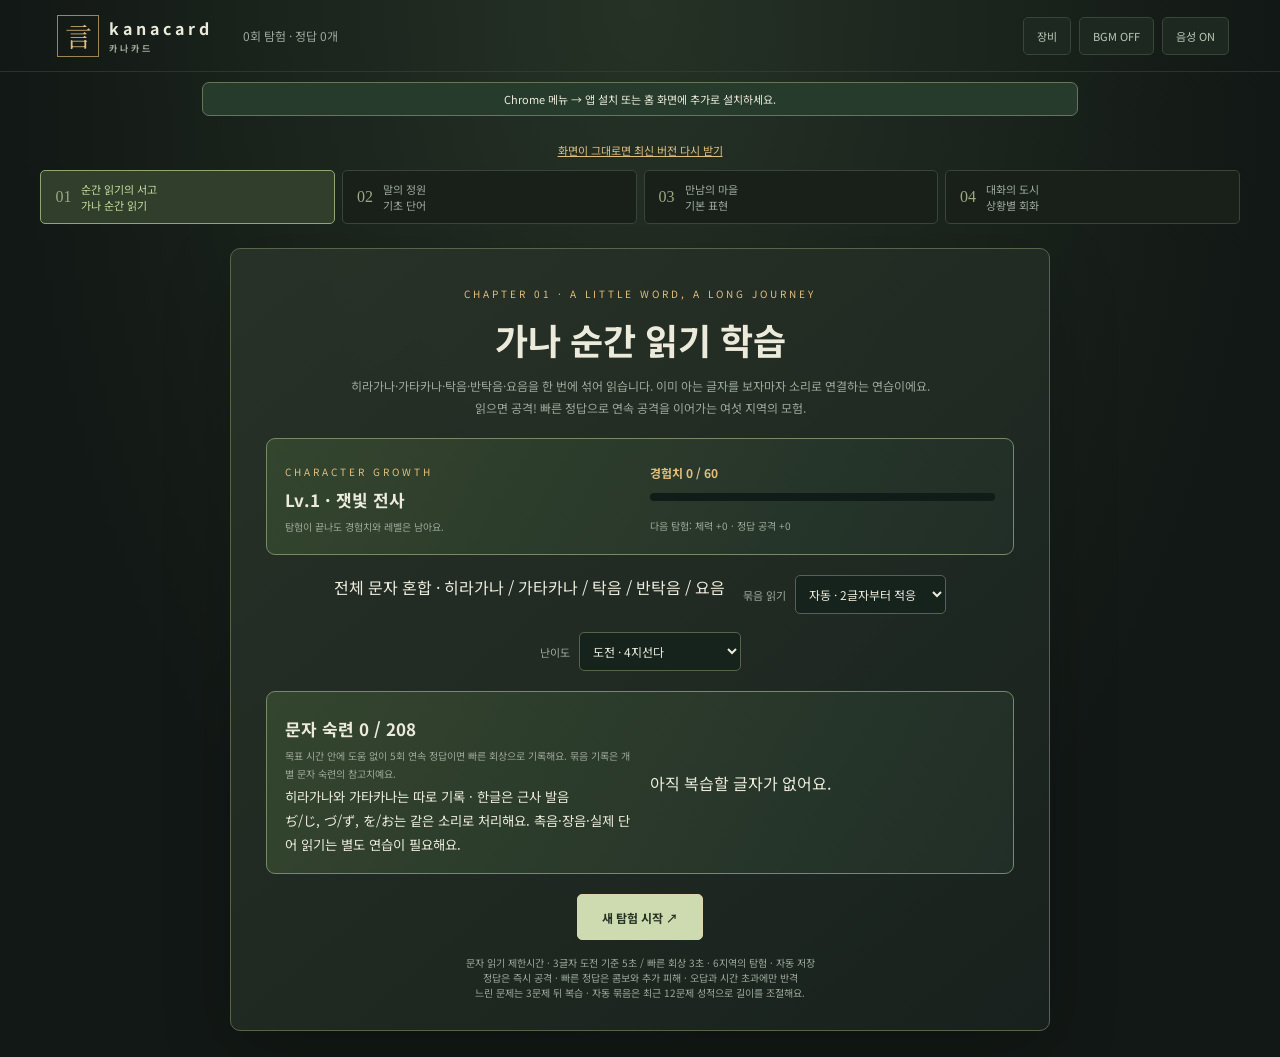
<file: index.html>
<!doctype html>
<html lang="ko">
<head><meta charset="utf-8"><meta name="viewport" content="width=device-width,initial-scale=1,viewport-fit=cover"><meta name="theme-color" content="#131916"><meta name="description" content="가나를 빠르게 읽으면 공격! 히라가나·가타카나를 섞어 읽는 개인용 일본어 학습 RPG."><title>kanacard · 글자가 마법이 되는 모험</title><link rel="stylesheet" href="style.css?v=equipment-21"><link rel="manifest" href="./manifest.webmanifest?v=4"><link rel="icon" href="./icons/icon-192.png"><link rel="apple-touch-icon" href="./icons/apple-touch-icon.png"><meta name="mobile-web-app-capable" content="yes"><meta name="apple-mobile-web-app-capable" content="yes"><meta name="apple-mobile-web-app-title" content="kanacard"><meta name="apple-mobile-web-app-status-bar-style" content="black-translucent"></head>
<body>
<header><button id="home" class="brand" aria-label="탐험 설정 열기"><span>言</span><div>kanacard<small>카나카드</small></div></button><div id="run-stats" class="run-stats"></div><div class="header-actions"><button id="collection-button" hidden class="quiet">카드 도감</button><button id="deck-button" hidden class="quiet">덱 보기</button><button id="gear-button" class="quiet">장비</button><button id="music" class="quiet" aria-pressed="false">BGM OFF</button><button id="sound" class="quiet" aria-pressed="true">음성 ON</button></div></header>
<aside class="pwa-tools"><div id="pwa-install" hidden><span id="pwa-install-message">홈 화면에서 앱처럼 플레이하세요.</span><button id="pwa-install-button" class="quiet">앱 설치</button></div><div id="pwa-update" hidden><span id="pwa-update-message">새 버전이 준비됐어요.</span><button id="pwa-update-button" class="quiet">업데이트</button></div></aside><main><a class="recovery-link" href="./recover.html">화면이 그대로면 최신 버전 다시 받기</a><nav id="stages" aria-label="학습 단계"></nav><div id="screen"></div></main>
<div id="modal" class="modal hidden" role="dialog" aria-modal="true" aria-labelledby="modal-title"><section class="modal-panel"><button id="close-modal" class="close" aria-label="닫기">×</button><div id="modal-body"></div></section></div>
<div id="live" class="sr-only" aria-live="polite"></div>
<script src="lessons.js"></script><script src="portraits.js"></script><script src="gear-config.js"></script><script src="gear.js"></script><script src="gear-view.js"></script><script src="world-config.js"></script><script src="core.js"></script><script src="content-config.js"></script><script src="world.js"></script><script src="world-view.js"></script><script src="world-art.js"></script><script src="music.js"></script><script src="monsters.js"></script><script src="combat-actor.js"></script><script src="word-effects.js?v=weighted-recall-17"></script><script src="reading-combat.js"></script><script src="recall.js"></script><script src="app.js?v=combat-action-19"></script>
<script src="viewport.js"></script><script src="pwa.js"></script></body></html>
</file>
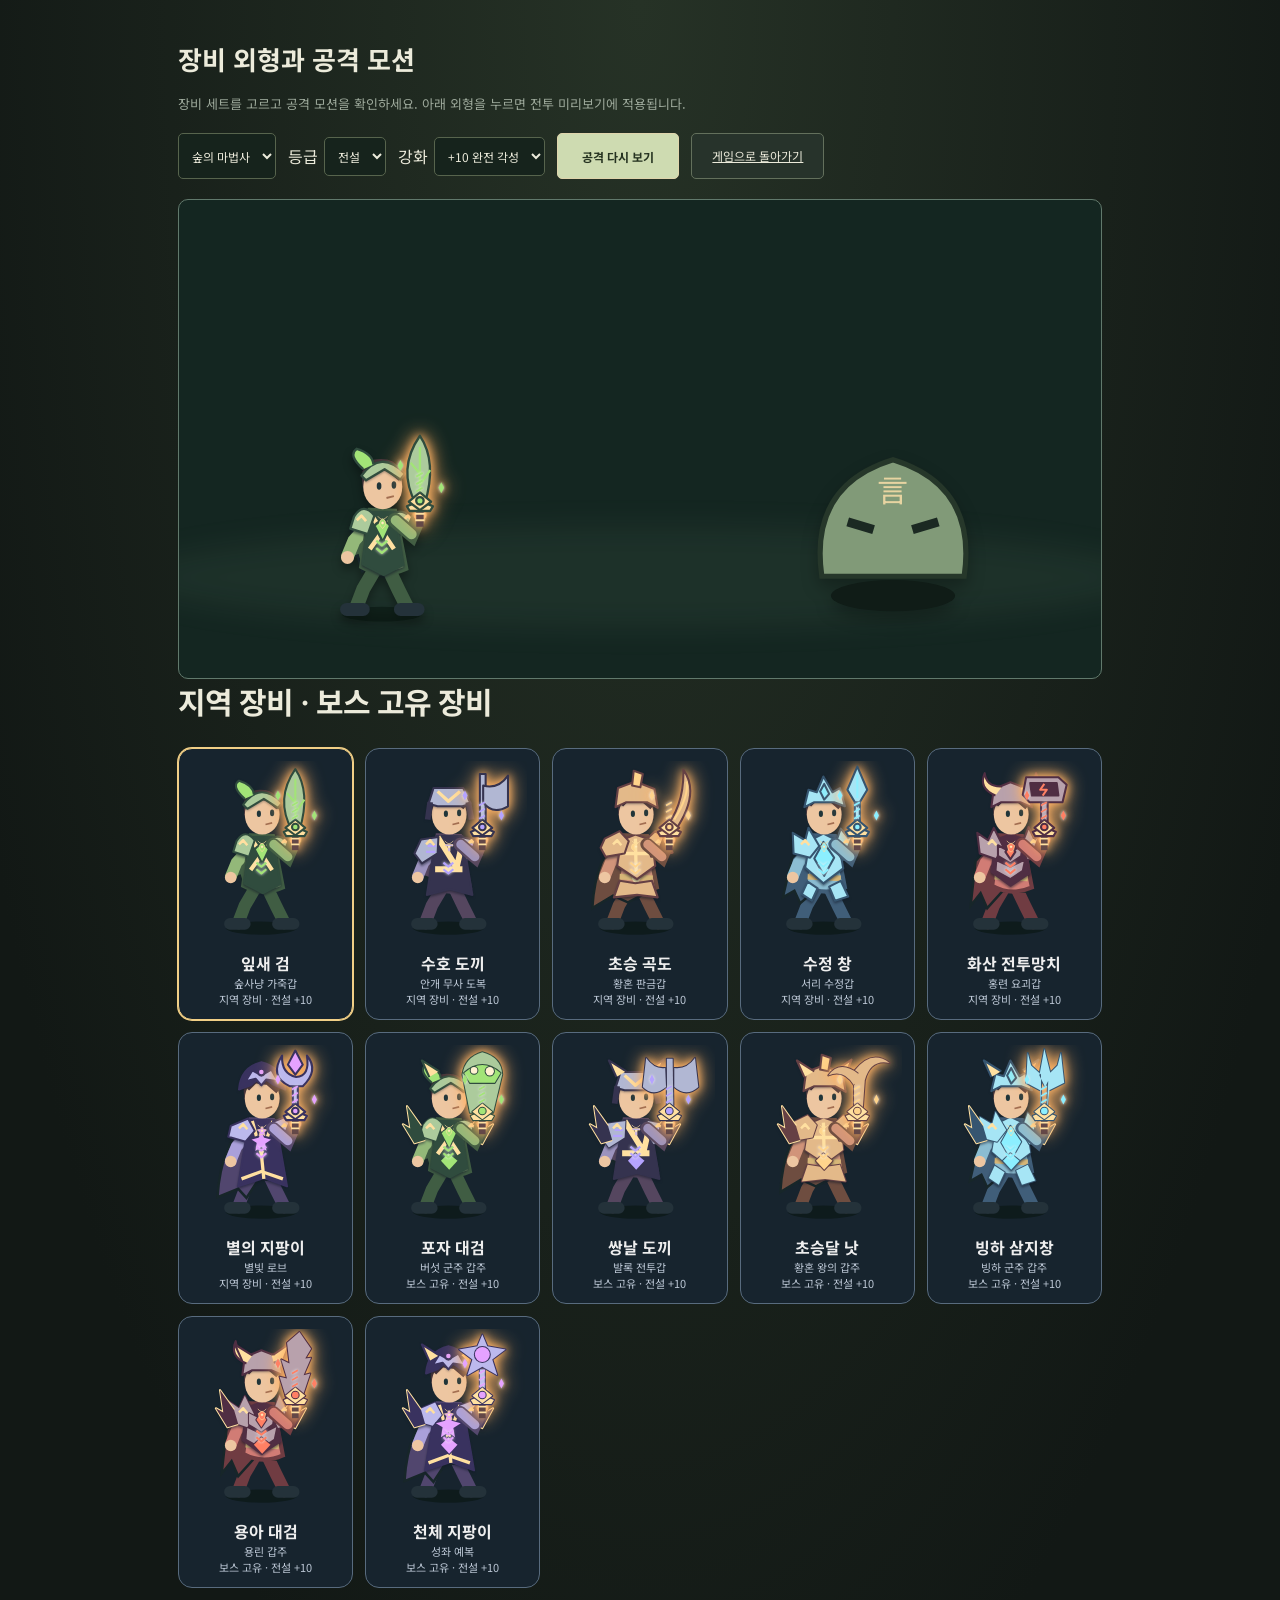
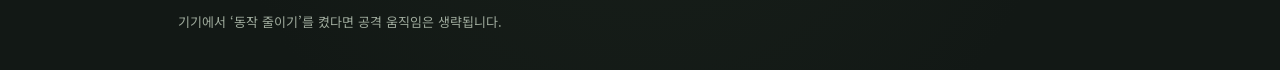
<file: motion-preview.html>
<!doctype html><html lang="ko"><head><meta charset="utf-8"><meta name="viewport" content="width=device-width,initial-scale=1"><title>장비 외형과 공격 모션 미리보기</title><link rel="stylesheet" href="style.css"><style>main{max-width:1000px;padding-top:40px}.preview-controls{display:flex;gap:12px;flex-wrap:wrap;margin:20px 0}.combat-layout .battlefield{align-items:flex-end}.combat-layout .unit{padding-bottom:50px}.preview-note{font-size:13px;color:var(--muted)}.hero-actor .fighter-rig{visibility:visible!important}.battlefield{--dash-distance:130px}h1{font-size:26px}.appearance-gallery{display:grid;grid-template-columns:repeat(auto-fit,minmax(150px,1fr));gap:12px;margin:24px 0}.appearance-card{background:#17242e;border:1px solid #586b7e;border-radius:14px;padding:12px;color:#eee;text-align:center}.appearance-card svg{width:150px;height:185px;max-width:100%}.appearance-card small{display:block;color:#bdc8d6;font-size:11px}.appearance-card[aria-pressed=true]{border-color:#f1cf86;box-shadow:0 0 0 1px #f1cf86}.preview-controls label{display:flex;gap:6px;align-items:center}</style></head><body><main><h1>장비 외형과 공격 모션</h1><p class="preview-note">장비 세트를 고르고 공격 모션을 확인하세요. 아래 외형을 누르면 전투 미리보기에 적용됩니다.</p><div class="preview-controls"><select id="hero" aria-label="캐릭터"></select><label>등급 <select id="grade"><option value="common">일반</option><option value="rare">희귀</option><option value="legendary" selected>전설</option><option value="mythic">신화</option></select></label><label>강화 <select id="enhance"><option value="0">+0</option><option value="5">+5 각성 문양</option><option value="10" selected>+10 완전 각성</option></select></label><button id="attack" class="primary">공격 다시 보기</button><a class="secondary" href="index.html">게임으로 돌아가기</a></div><div class="combat-layout"><section id="arena" class="battlefield"><div class="unit hero-unit"><div id="actor" class="hero-actor"></div></div><div class="unit enemy-unit"><svg viewBox="0 0 160 170" aria-hidden="true"><ellipse cx="80" cy="145" rx="48" ry="12" fill="#101c17"/><path d="M25 130 Q15 60 80 40 Q145 60 135 130Z" fill="#819a78" stroke="#26372a" stroke-width="4"/><path d="M45 88 L65 94 M95 94 L115 88" stroke="#1b2922" stroke-width="7"/><text x="80" y="73" text-anchor="middle" fill="#e7d4a1" font-size="24">言</text></svg></div></section></div><h2>지역 장비 · 보스 고유 장비</h2><div id="gallery" class="appearance-gallery"></div><p class="preview-note">기기에서 ‘동작 줄이기’를 켰다면 공격 움직임은 생략됩니다.</p></main><script src="world-config.js"></script><script src="core.js"></script><script src="gear-config.js"></script><script src="gear.js"></script><script src="combat-actor.js"></script><script>
const hero=document.getElementById('hero'),arena=document.getElementById('arena'),actor=document.getElementById('actor'),attack=document.getElementById('attack'),grade=document.getElementById('grade'),enhance=document.getElementById('enhance'),gallery=document.getElementById('gallery');let timer,selected=0;
hero.innerHTML=KanaGame.HEROES.map(h=>`<option value="${h.id}">${h.name}</option>`).join('');
function equipment(index){return Object.fromEntries(['weapon','armor','charm'].map(slot=>[slot,{slot,region:index%6,origin:index>=6?'boss':'field',grade:grade.value,level:Number(enhance.value)}]));}
function character(){const h=KanaGame.HEROES.find(h=>h.id===hero.value);return h.id==='mage'?{...h,archetype:'warrior'}:h;}
function showGallery(){gallery.innerHTML=Array.from({length:12},(_,i)=>{const load=equipment(i);return `<button class="appearance-card" data-look="${i}" aria-pressed="${selected===i}">${combatActor(character(),load)}<strong>${KanaGear.appearance(load.weapon).type}</strong><small>${KanaGear.appearance(load.armor).type}</small><small>${i>=6?'보스 고유':'지역 장비'} · ${KanaGear.grade(grade.value).name} +${enhance.value}</small></button>`}).join('');}
function show(){clearTimeout(timer);arena.className='battlefield';actor.innerHTML=combatActor(character(),equipment(selected));attack.disabled=false}
hero.onchange=grade.onchange=enhance.onchange=()=>{show();showGallery();};gallery.onclick=e=>{const b=e.target.closest('[data-look]');if(!b)return;selected=Number(b.dataset.look);show();showGallery();};attack.onclick=()=>{show();const a=actor.getBoundingClientRect(),e=arena.querySelector('.enemy-unit svg').getBoundingClientRect();arena.style.setProperty('--dash-distance',Math.max(0,e.left-a.right+38)+'px');void arena.offsetWidth;arena.className='battlefield animating fx-scene-slash';attack.disabled=true;timer=setTimeout(show,900)};show();showGallery();
</script></body></html>
</file>
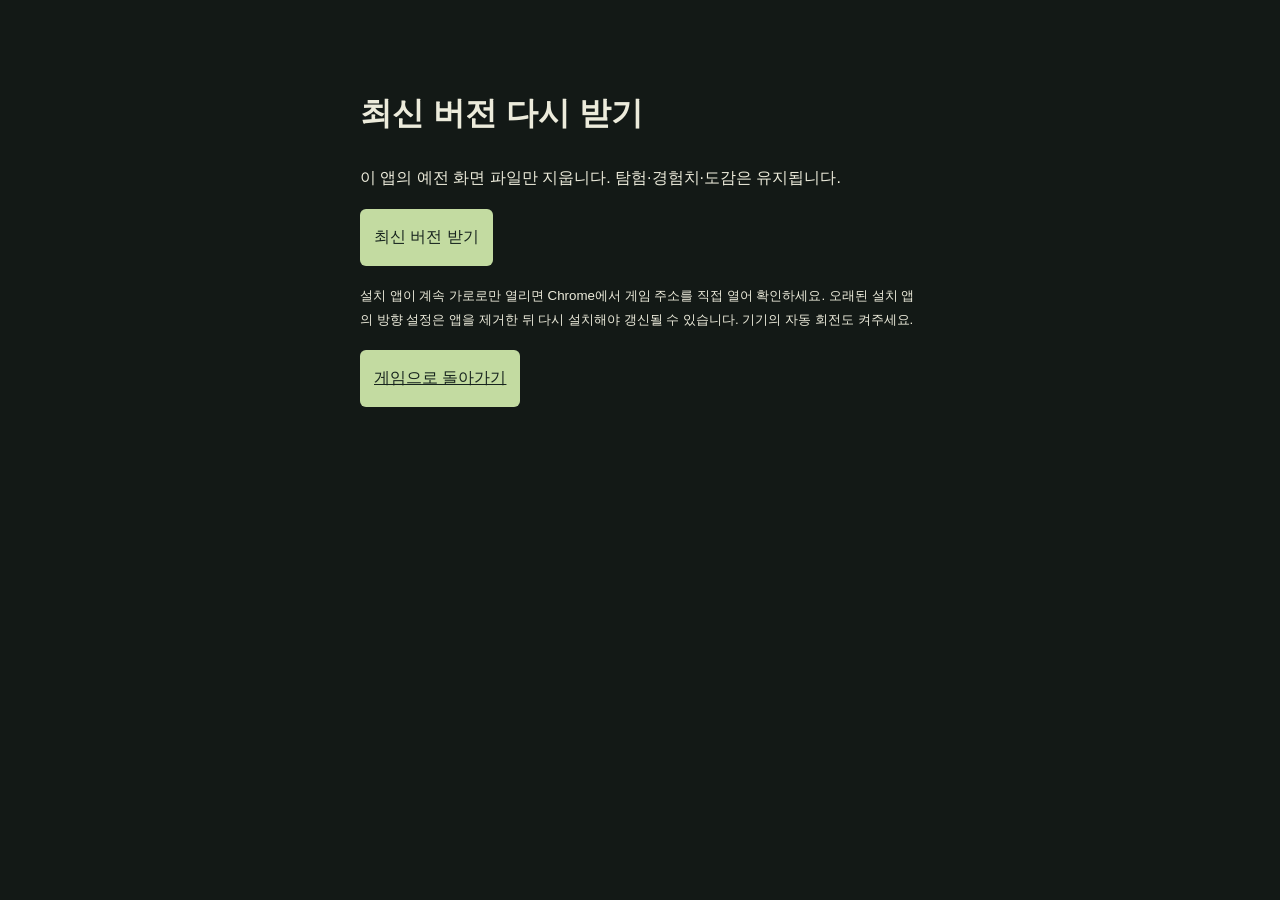
<file: recover.html>
<!doctype html><html lang="ko"><meta charset="utf-8"><meta name="viewport" content="width=device-width,initial-scale=1"><meta name="theme-color" content="#131916"><title>kanacard 최신 버전 받기</title><style>body{background:#131916;color:#ecebdb;font:16px sans-serif;max-width:560px;margin:40px auto;padding:24px;line-height:1.8}button,a{font:inherit;padding:14px;background:#c3dba1;color:#17241e;border:0;border-radius:6px;display:inline-block}button:disabled{opacity:.5}small{display:block;margin:18px 0}</style><h1>최신 버전 다시 받기</h1><p>이 앱의 예전 화면 파일만 지웁니다. 탐험·경험치·도감은 유지됩니다.</p><button id="refresh">최신 버전 받기</button><p id="status" role="status"></p><small>설치 앱이 계속 가로로만 열리면 Chrome에서 게임 주소를 직접 열어 확인하세요. 오래된 설치 앱의 방향 설정은 앱을 제거한 뒤 다시 설치해야 갱신될 수 있습니다. 기기의 자동 회전도 켜주세요.</small><a href="./">게임으로 돌아가기</a><script src="recovery.js"></script></html>
</file>
<file: style.css>
@import url('https://fonts.googleapis.com/css2?family=Noto+Sans+KR:wght@400;500;600;700;900&family=Noto+Serif+JP:wght@500;700;900&display=swap');
:root{color-scheme:dark;--bg:#121815;--panel:#1c2620;--line:#394539;--text:#ecebdb;--muted:#9da99b;--green:#c3dba1;--gold:#e0bf7e;--red:#db9383}*{box-sizing:border-box}body{margin:0;background:radial-gradient(ellipse at 50% 0,#263226,var(--bg) 70%);color:var(--text);font-family:'Noto Sans KR',sans-serif;min-height:100dvh}button,select{font:inherit}button{cursor:pointer}button:disabled{cursor:default;opacity:.42}button:focus-visible,select:focus-visible{outline:2px solid var(--gold);outline-offset:4px}header{height:72px;border-bottom:1px solid #39453999;display:flex;align-items:center;gap:24px;padding:0 4%}.brand{display:flex;align-items:center;gap:10px;background:none;border:0;color:var(--text);text-align:left}.brand>span{font-family:'Noto Serif JP',serif;font-size:27px;color:var(--gold);border:1px solid #9c8754;width:42px;height:42px;display:grid;place-items:center}.brand div{font-size:16px;letter-spacing:4px;font-weight:700}.brand small{display:block;font-size:9px;letter-spacing:3px;color:var(--muted);margin-top:2px}.run-stats{display:flex;gap:20px;font-size:12px;color:var(--muted)}.run-stats b{color:var(--text);font-weight:500}.run-stats .hp{color:var(--red)}.header-actions{display:flex;gap:8px;margin-left:auto}.quiet{border:1px solid var(--line);background:#1d2821;color:#bdc9b7;padding:9px 13px;border-radius:5px;font-size:11px;min-height:38px}main{max-width:1440px;margin:auto;padding:16px 3% 26px}#stages{display:flex;gap:7px;margin-bottom:16px;overflow-x:auto;padding:2px}.stage{flex:1;min-width:130px;display:flex;align-items:center;gap:10px;padding:10px 14px;border:1px solid var(--line);border-radius:5px;background:#182019;color:var(--muted);text-align:left}.stage.active{border-color:#91a675;color:var(--green);background:#303e2b}.stage b{font:16px Georgia,serif;color:#9ba982}.stage span{font-size:11px;white-space:nowrap}.eyebrow{font-size:10px;letter-spacing:3px;color:var(--gold);text-transform:uppercase}.primary{border:1px solid #dfd4ac;background:#cedbb1;color:#263321;padding:13px 24px;border-radius:5px;font-size:12px;font-weight:700;min-height:46px}.primary:hover{background:#e1e9c8}.secondary{background:#27332b;color:var(--text);border:1px solid #63705c;border-radius:5px;padding:13px 20px;font-size:12px;min-height:46px}h1,h2,h3,p{margin-top:0}h1,h2{font-family:'Noto Serif JP','Noto Sans KR',serif}h2{font-size:30px;letter-spacing:-1px}.setup{max-width:820px;margin:22px auto 0;padding:30px 35px;background:linear-gradient(140deg,#293328ed,#19221ef0);border:1px solid #58634b;border-radius:10px;text-align:center;box-shadow:0 20px 70px #0003}.setup h1{font-size:36px;margin:10px 0}.setup .lead{color:var(--muted);font-size:12px;line-height:1.8}.settings{display:flex;justify-content:center;gap:18px;margin:20px 0}.settings label{font-size:11px;color:var(--muted);display:flex;gap:9px;align-items:center}select{background:#16231c;border:1px solid #57644d;border-radius:5px;color:var(--text);padding:9px;font-size:12px;max-width:180px}.hero-grid{display:grid;grid-template-columns:repeat(4,1fr);gap:12px;margin:20px 0}.hero-choice{color:var(--text);background:linear-gradient(#344032,#1c2720);border:1px solid #55614a;border-radius:7px;padding:12px 6px;position:relative}.hero-choice.selected{border-color:var(--gold);box-shadow:inset 0 0 0 1px var(--gold);background:linear-gradient(#464832,#283225)}.hero-choice canvas{display:block;width:100px;height:105px;max-width:100%;margin:auto}.hero-choice strong{display:block;font-size:12px;margin:3px 0 9px}.hero-choice small{font-size:9px;line-height:1.8;color:var(--muted);display:block}.hero-choice.selected small{color:#d1cba8}.setup .actions{display:flex;justify-content:center;gap:10px}.setup .footnote{font-size:10px;color:var(--muted);margin:15px 0 0}.run-heading{display:flex;align-items:center;justify-content:space-between;margin:22px 0}.run-heading h2{margin:7px 0 0}.run-heading p{font-size:11px;color:var(--muted);margin:0}.map-layout{display:grid;grid-template-columns:1fr 290px;gap:22px}.map{border:1px solid #46523e;border-radius:10px;padding:25px;background:radial-gradient(ellipse at 50% 60%,#34432b88,#19241ef0);min-height:480px;position:relative;overflow:hidden}.floor-track{display:flex;align-items:center;justify-content:space-between;padding:15px 0 35px;position:relative}.floor-track:before{content:'';position:absolute;height:1px;background:#607050;left:20px;right:20px;top:35px}.floor-node{position:relative;z-index:1;display:grid;place-items:center;width:39px;height:39px;background:#19241d;border:1px solid #607050;border-radius:50%;font:14px Georgia,serif;color:#7e8c73}.floor-node.done{color:var(--green);background:#35452b}.floor-node.next{color:var(--gold);border-color:var(--gold);box-shadow:0 0 25px #d2b26c30}.floor-node.boss{border-radius:8px}.route-title{text-align:center;margin:15px 0 23px;font-size:14px;color:#d4dbc6}.route-choices{display:flex;justify-content:center;gap:18px}.route{width:210px;min-height:230px;background:linear-gradient(#3b4936,#202d24);border:1px solid #778263;border-radius:10px;text-align:center;padding:24px 18px;color:var(--text);transition:transform .15s,border-color .15s}.route:hover{transform:translateY(-5px);border-color:var(--gold)}.route .route-icon{display:grid;place-items:center;width:75px;height:75px;border:1px solid #79876888;border-radius:50%;margin:0 auto 18px;font-size:31px;color:var(--gold);font-family:'Noto Serif JP',serif}.route strong{display:block;font-size:17px;margin-bottom:10px}.route small{color:var(--muted);font-size:11px;line-height:1.8}.map-note{background:#202a21;border:1px solid #46523e;border-radius:9px;padding:24px;align-self:start}.map-note canvas{width:110px;height:110px;display:block;margin:0 auto 15px}.map-note h3{font-size:15px;text-align:center}.map-note p{font-size:11px;color:var(--muted);line-height:1.9;margin:14px 0}.map-note .stat-line{display:flex;justify-content:space-between;font-size:11px;border-top:1px solid var(--line);padding:11px 0}.map-note .stat-line b{color:var(--gold)}.notice{background:#35452a;border:1px solid #596e44;color:#d4e5b7;padding:11px 16px;border-radius:5px;font-size:12px;margin-bottom:16px;line-height:1.7}.combat-top{display:flex;justify-content:space-between;align-items:center;margin-bottom:12px;font-size:11px;color:var(--muted)}.combat-top strong{color:var(--gold);font-weight:500}.battlefield{height:330px;position:relative;display:flex;align-items:flex-end;justify-content:space-around;isolation:isolate;overflow:hidden;border:1px solid #465742;border-radius:10px;background:radial-gradient(ellipse at 55% 20%,#71825d33,transparent 60%),linear-gradient(#1d2b25,#2e4030 80%,#18251c)}.battlefield:before{content:'言';font:270px 'Noto Serif JP',serif;color:#bdce9d08;position:absolute;left:38%;top:-45px;transform:rotate(-9deg);z-index:-1}.battlefield:after{content:'';position:absolute;inset:auto -5% -55px;height:150px;border-radius:50%;background:#52634530;box-shadow:0 -1px #70855a22;z-index:-1}.unit{width:240px;max-width:40%;text-align:center;padding-bottom:25px;position:relative}.unit canvas{width:155px;height:160px;display:block;margin:0 auto}.unit svg{width:160px;height:170px;filter:drop-shadow(0 8px 8px #0004);display:block;margin:0 auto}.unit-name{font-size:12px;display:block;margin-bottom:8px}.hp-bar{height:8px;background:#152319;border:1px solid #606749;border-radius:4px;overflow:hidden;max-width:165px;margin:auto}.hp-bar span{display:block;height:100%;background:#be9075;transition:width .2s}.hp-label{font-size:10px;color:#c4cbb5;margin-top:5px}.block-badge{color:#a6cee0;display:inline-block;margin-left:8px}.intent{position:absolute;right:50%;transform:translateX(50%);top:-8px;white-space:nowrap;border:1px solid #8a7158;border-radius:20px;background:#283229;padding:8px 13px;color:#edb494;font-size:11px}.intent.guard-intent{color:#b1d0df;border-color:#637e8a}.turn-bar{display:flex;align-items:center;justify-content:space-between;gap:12px;padding:18px 2px}.energy{display:flex;align-items:center;gap:12px}.energy-orb{width:47px;height:47px;display:grid;place-items:center;border:2px solid #b6c58f;border-radius:50%;background:radial-gradient(circle at 35% 25%,#7a8b4b,#293d29);font:25px Georgia,serif;color:#f6edbb;box-shadow:0 0 20px #91ac5722}.energy small{font-size:10px;color:var(--muted);display:block;line-height:1.9}.end-turn{border:1px solid #8e9267;color:#e5e6ca;background:#3d4931;border-radius:5px;padding:13px 28px;font-size:12px}.hand{display:flex;gap:12px;justify-content:center;align-items:stretch;padding:6px 3px 18px;overflow-x:auto}.card{flex:0 0 158px;min-height:223px;position:relative;border:1px solid #9a9772;border-radius:10px;padding:12px 11px 16px;background:linear-gradient(150deg,#46503c,#273328);text-align:center;color:var(--text);transition:transform .15s,box-shadow .15s}.card.attack{border-color:#af8b75;background:linear-gradient(150deg,#554337,#2d3025)}.card:hover:not(:disabled){transform:translateY(-5px);box-shadow:0 9px 25px #0004}.card .cost{position:absolute;top:8px;left:8px;width:25px;height:25px;background:#18251d;border:1px solid #a4b084;border-radius:50%;display:grid;place-items:center;color:#e4dda8;font:15px Georgia,serif}.card .card-type{font-size:8px;letter-spacing:2px;color:#c6c7aa;text-transform:uppercase}.card .sigil{height:92px;margin:10px 0;background:radial-gradient(ellipse,#b6bd6a27,transparent 70%);display:grid;place-items:center;font:51px 'Noto Serif JP',serif;color:#d1ce9f;text-shadow:0 3px 0 #17241b}.card.attack .sigil{color:#e3bb91;background:radial-gradient(ellipse,#d0a37022,transparent 70%)}.card strong{font-size:13px;display:block;margin-bottom:10px}.card p{font-size:10px;color:#d5d8bd;line-height:1.7;min-height:32px;margin-bottom:0}.card .flavor{font-size:8px;color:#9da78f;line-height:1.7;display:block;border-top:1px solid #8a95683d;padding-top:8px;margin-top:7px}.pile-bar{display:flex;justify-content:space-between;color:var(--muted);font-size:10px;gap:10px}.hand-empty{padding:45px;color:var(--muted);font-size:13px}.scene{max-width:850px;margin:25px auto;text-align:center;border:1px solid #59644a;border-radius:10px;background:radial-gradient(ellipse at top,#3d4930,#1c2820);padding:35px}.scene h2{margin:12px 0 15px}.scene>p{font-size:12px;color:var(--muted);line-height:1.9}.scene-symbol{font:60px 'Noto Serif JP',serif;color:var(--gold);margin:12px}.scene-options{display:flex;justify-content:center;gap:14px;margin:25px 0}.scene-choice{display:flex;flex-direction:column;align-items:center;gap:8px;border:1px solid #71825f;border-radius:7px;background:#303e2b;color:var(--text);padding:20px;min-width:220px;min-height:105px}.scene-choice small{color:var(--muted);font-size:11px}.rewards{display:flex;justify-content:center;gap:18px;margin:25px 0}.scene .score{display:flex;justify-content:center;gap:30px;margin:25px 0}.score b{display:block;font:29px Georgia,serif;color:var(--gold);margin-bottom:6px}.score span{font-size:10px;color:var(--muted)}.modal{position:fixed;inset:0;background:#080f0ce8;display:flex;align-items:center;justify-content:center;padding:20px;z-index:10;backdrop-filter:blur(5px)}.modal-panel{position:relative;width:min(620px,100%);max-height:92dvh;overflow-y:auto;background:linear-gradient(145deg,#303c2e,#1b2721);border:1px solid #899574;border-radius:12px;padding:32px;text-align:center;box-shadow:0 20px 80px #0007}.close{position:absolute;top:9px;right:12px;background:none;border:0;color:var(--muted);font-size:25px;min-width:35px;min-height:35px}.question-label{color:var(--gold);font-size:11px}.question-prompt{font:38px 'Noto Serif JP',serif;margin:22px 0 12px;overflow-wrap:anywhere}.question-context{font-size:13px;color:#bdc8b2;line-height:1.8;margin:12px 0 20px;white-space:pre-line}.question-actions{display:flex;align-items:center;justify-content:space-between;gap:10px;margin-top:15px}.question-actions small{font-size:10px;color:var(--muted)}.answers{display:grid;grid-template-columns:1fr 1fr;gap:10px}.answer{border:1px solid #69785b;border-radius:6px;background:#243326;color:var(--text);padding:15px 12px;min-height:56px;font-size:13px;line-height:1.6}.answer:hover:not(:disabled){border-color:var(--gold)}.answer.correct{background:#405a30;border-color:#b3d582;opacity:1}.answer.wrong{background:#583d30;border-color:#d19d87;opacity:1}.feedback{font-size:12px;line-height:1.9;padding:15px 0;color:#e1d09f}.feedback .translation{display:block;font-size:12px;color:#c0cbb5;margin-top:7px}.deck-list{display:grid;grid-template-columns:1fr 1fr;gap:8px;margin-top:20px;text-align:left}.deck-item{border:1px solid var(--line);border-radius:5px;padding:12px;font-size:12px}.deck-item small{display:block;color:var(--muted);font-size:10px;margin-top:6px}.modal-subtitle{color:var(--muted);font-size:12px;line-height:1.8}.hidden{display:none!important}.sr-only{position:absolute;width:1px;height:1px;padding:0;margin:-1px;overflow:hidden;clip:rect(0,0,0,0);white-space:nowrap;border:0}@media(prefers-reduced-motion:reduce){*{transition:none!important;animation:none!important}}@media(max-width:850px){.map-layout{grid-template-columns:1fr}.map-note{display:none}.hand{justify-content:flex-start}.run-stats{gap:12px}.run-stats .optional{display:none}.card{flex-basis:145px}.setup{margin:12px auto;padding:25px 20px}}@media(max-width:550px){header{height:62px;padding:0 12px;gap:10px}.brand div{font-size:12px;letter-spacing:2px}.brand>span{width:32px;height:35px;font-size:21px}.brand small{font-size:8px}.run-stats{font-size:10px;gap:8px;flex-wrap:wrap;max-width:120px}.header-actions{gap:5px}.quiet{padding:8px;font-size:10px}.brand{padding:0;gap:6px}main{padding:10px}.stage{min-width:102px;padding:9px 8px;gap:7px}.stage span{font-size:10px}.stage b{font-size:12px}#stages{margin-bottom:12px}.setup{padding:23px 13px}.setup h1{font-size:27px}.setup .lead{font-size:11px}.settings{gap:9px;flex-wrap:wrap}.settings label{font-size:10px}.hero-grid{grid-template-columns:1fr 1fr;gap:9px}.hero-choice canvas{width:80px;height:84px}.hero-choice{padding:7px}.hero-choice strong{font-size:11px;margin-bottom:5px}.hero-choice small{font-size:9px}.run-heading{margin:14px 0}.run-heading h2{font-size:24px}.run-heading p{font-size:10px}.map{padding:16px 12px;min-height:430px}.floor-track{padding-bottom:25px}.floor-node{width:30px;height:30px;font-size:12px}.floor-track:before{top:30px}.route-choices{gap:10px}.route{width:48%;min-height:210px;padding:20px 12px}.route strong{font-size:15px}.route small{font-size:10px}.battlefield{height:270px}.unit{max-width:43%;padding-bottom:18px;width:180px}.unit canvas{width:125px;height:130px}.unit svg{width:125px;height:140px}.intent{font-size:10px;top:-10px;padding:7px 9px}.unit-name{font-size:11px}.hp-bar{max-width:135px}.turn-bar{padding:12px 2px}.energy-orb{width:39px;height:39px;font-size:22px}.energy small{font-size:9px}.end-turn{padding:12px 20px}.hand{gap:8px;padding-top:5px}.card{flex-basis:130px;min-height:211px;padding:10px 8px}.card .sigil{height:77px;font-size:44px}.card strong{font-size:12px}.card p{font-size:9px}.card .flavor{font-size:8px}.combat-top{font-size:10px}.scene{padding:25px 13px;margin:16px 0}.scene h2{font-size:25px}.scene-options{flex-direction:column;gap:10px}.scene-choice{width:100%;min-height:90px}.rewards{gap:8px;overflow-x:auto;justify-content:flex-start;padding:6px 0}.rewards .card{flex-basis:135px}.modal{padding:12px}.modal-panel{padding:28px 17px 22px}.question-prompt{font-size:31px;margin-top:20px}.question-context{font-size:12px}.answer{font-size:12px;padding:13px 9px;min-height:60px}.answers{gap:8px}.deck-list{grid-template-columns:1fr}.pile-bar{font-size:9px;flex-wrap:wrap}.scene .score{gap:22px}}

/* Combat effects: transform/opacity animations stay inside the arena. */
.battlefield .unit canvas,.battlefield .unit svg{animation:unit-breathe 3.5s ease-in-out infinite;transform-origin:50% 90%}
.battlefield .enemy-unit svg{animation-delay:-1.7s}
.battle-fx{--fx:#ffe0a1;position:absolute;inset:0;z-index:3;pointer-events:none;overflow:hidden}
.battle-fx.fx-flame{--fx:#ff9f56}.battle-fx.fx-ice{--fx:#a2e7ff}.battle-fx.fx-shield,.battle-fx.fx-parry,.battle-fx.fx-enemy-guard{--fx:#b1dfff}.battle-fx.fx-heal,.battle-fx.fx-focus{--fx:#c7f8ac}.battle-fx.fx-enemy-hit{--fx:#ff9a86}
.fx-ring,.fx-trail,.fx-particle,.fx-number{position:absolute;left:75%;top:48%}
.fx-ring{width:110px;height:110px;margin:-55px;border:3px solid var(--fx);border-radius:50%;box-shadow:0 0 24px var(--fx),inset 0 0 24px var(--fx);animation:impact-ring .7s ease-out both}
.fx-trail{width:155px;height:7px;background:#fff8dc;box-shadow:0 0 12px var(--fx),0 0 30px var(--fx);border-radius:100%;animation:blade-strike .55s ease-out both;transform-origin:center}
.fx-particle{width:5px;height:12px;border-radius:50%;background:var(--fx);box-shadow:0 0 10px var(--fx);animation:spark-burst .65s ease-out both;animation-delay:var(--delay)}
.fx-number{font:900 clamp(25px,5vw,44px) 'Noto Sans KR',sans-serif;color:var(--fx);text-shadow:0 3px 5px #000,0 0 20px var(--fx);white-space:nowrap;animation:damage-rise .9s ease-out both}
.fx-caption{position:absolute;top:17px;left:10%;right:10%;text-align:center;font-size:14px;font-weight:700;color:var(--fx);text-shadow:0 2px 8px #000;animation:caption-in .9s both}
.fx-shield :is(.fx-ring,.fx-particle,.fx-number),.fx-heal :is(.fx-ring,.fx-particle,.fx-number),.fx-focus :is(.fx-ring,.fx-particle,.fx-number),.fx-parry :is(.fx-ring,.fx-particle,.fx-number),.fx-enemy-hit :is(.fx-ring,.fx-particle,.fx-number){left:25%}
:is(.fx-shield,.fx-heal,.fx-focus,.fx-parry,.fx-enemy-guard) .fx-trail{display:none}
.fx-enemy-hit .fx-trail{left:25%;background:#ffd3c7}
.fx-shield .fx-ring,.fx-enemy-guard .fx-ring{border-radius:45% 45% 55% 55%;height:140px;margin-top:-70px;animation:shield-form .85s both}
.fx-flame .fx-ring{background:radial-gradient(circle,#fff2b599,#ff7a2244,transparent 70%)}
.fx-ice .fx-particle{border-radius:0;clip-path:polygon(50% 0,100% 50%,50% 100%,0 50%);height:20px;width:9px}
.fx-heal .fx-particle{height:8px;width:8px}.fx-focus .fx-ring{border-style:dashed}
.fx-scene-slash .hero-unit canvas,.fx-scene-flame .hero-unit canvas,.fx-scene-ice .hero-unit canvas{animation:hero-cast .65s both}
:is(.fx-scene-slash,.fx-scene-flame,.fx-scene-ice) .enemy-unit svg{animation:unit-hit .65s both}
.fx-scene-enemy-hit .hero-unit canvas{animation:unit-hit .65s both}.fx-scene-enemy-hit .enemy-unit svg{animation:enemy-lunge .65s both}
.enemy-falling .enemy-unit svg{animation:enemy-fall .85s both}
.animating{box-shadow:inset 0 0 50px #e7c88e18}.animating~.turn-bar .end-turn{opacity:.45}.animating~.hand{pointer-events:none}
@keyframes unit-breathe{50%{transform:translateY(-5px) rotate(1deg)}}
@keyframes hero-cast{25%{transform:translateX(-12px) rotate(-8deg)}55%{transform:translateX(22px) rotate(8deg)}100%{transform:none}}
@keyframes enemy-lunge{35%{transform:translateX(-35px) rotate(-12deg)}100%{transform:none}}
@keyframes unit-hit{20%,50%{transform:translateX(9px);filter:brightness(2.3)}35%,65%{transform:translateX(-7px)}100%{transform:none}}
@keyframes enemy-fall{20%{filter:brightness(3);transform:scale(1.08)}100%{opacity:0;transform:translateY(25px) scale(.6) rotate(12deg);filter:blur(5px)}}
@keyframes blade-strike{0%{opacity:0;transform:translate(-180%,-50%) rotate(-40deg) scaleX(.2)}35%{opacity:1;transform:translate(-50%,-50%) rotate(-40deg) scaleX(1)}100%{opacity:0;transform:translate(20%,-50%) rotate(-40deg) scaleX(.4)}}
@keyframes impact-ring{0%{opacity:0;transform:scale(.2)}25%{opacity:1}100%{opacity:0;transform:scale(1.7)}}
@keyframes shield-form{0%{opacity:0;transform:scale(.6)}30%,65%{opacity:1;transform:scale(1)}100%{opacity:0;transform:scale(1.1)}}
@keyframes spark-burst{0%{opacity:0;transform:rotate(var(--angle)) translateY(0)}20%{opacity:1}100%{opacity:0;transform:rotate(var(--angle)) translateY(calc(-1 * var(--travel))) rotate(100deg)}}
@keyframes damage-rise{0%{opacity:0;transform:translate(-50%,0) scale(.5)}20%{opacity:1;transform:translate(-50%,-30px) scale(1.15)}75%{opacity:1}100%{opacity:0;transform:translate(-50%,-70px) scale(1)}}
@keyframes caption-in{0%{opacity:0;transform:translateY(7px)}20%,80%{opacity:1;transform:none}100%{opacity:0}}
@media(prefers-reduced-motion:reduce){.battle-fx .fx-particle,.battle-fx .fx-trail,.battle-fx .fx-ring{display:none}.battle-fx .fx-number{transform:translate(-50%,-30px)}.enemy-falling .enemy-unit svg{opacity:.35}}

.growth-panel{display:flex;gap:20px;align-items:center;text-align:left;margin:20px 0;padding:18px;border:1px solid #778968;background:linear-gradient(120deg,#34452e,#202e27);border-radius:9px}.growth-panel>div{flex:1}.growth-panel h3{font-size:17px;margin:6px 0}.growth-panel p,.growth-detail small{font-size:10px;color:var(--muted);line-height:1.8;margin:0}.growth-detail b{font-size:12px;color:var(--gold)}.xp-track{height:8px;background:#101c17;border-radius:8px;overflow:hidden;margin:10px 0}.xp-track span{display:block;height:100%;background:linear-gradient(90deg,#8cbb79,#f0da88);box-shadow:0 0 10px #dfd998}.xp-earned{display:block;color:#d0ec9a;font-weight:700;padding-top:8px}
.fx-flash{position:absolute;inset:0;background:radial-gradient(ellipse at 75% 45%,#fff6d877,transparent 65%);animation:arena-flash .5s both}.fx-rune{position:absolute;left:75%;top:43%;font:900 100px 'Noto Serif JP',serif;transform:translate(-50%,-50%);color:var(--fx);text-shadow:0 0 30px var(--fx);animation:rune-explode .75s both}
.fx-slash{position:absolute;left:75%;top:48%;width:160px;height:5px;background:#fff5da;border-radius:100%;box-shadow:0 0 18px var(--fx);animation:cross-strike .6s both;animation-delay:.12s}.fx-slash.third{animation-delay:.24s;rotate:75deg}.fx-number{z-index:2}.fx-caption{z-index:2}
.fx-kill .fx-ring{border-width:6px;animation:death-wave .85s both}.fx-kill .fx-flash{background:radial-gradient(ellipse at 75% 45%,#ffdf99bb,transparent 75%)}.fx-kill .fx-particle{width:7px;height:18px;--travel:120px!important}.fx-combo .fx-trail{height:12px}.fx-combo .fx-caption{font-size:18px;letter-spacing:2px}.fx-flow{--fx:#82e6de}.fx-spark{--fx:#f6eea0}.fx-flow .fx-ring{border-radius:40% 60%;rotate:35deg}.fx-spark .fx-trail{height:12px;clip-path:polygon(0 50%,40% 0,50% 50%,100% 20%,60% 100%,50% 50%)}
:is(.fx-shield,.fx-heal,.fx-focus,.fx-parry,.fx-enemy-guard) .fx-slash{display:none}.fx-enemy-hit .fx-slash{left:25%}.fx-enemy-hit .fx-flash{background:radial-gradient(ellipse at 25% 45%,#ff847b66,transparent 65%)}
:is(.fx-scene-flow,.fx-scene-spark) .hero-unit canvas{animation:hero-cast .65s both}:is(.fx-scene-flow,.fx-scene-spark) .enemy-unit svg{animation:unit-hit .65s both}
.battlefield.animating:has(.fx-combo),.battlefield.enemy-falling{animation:arena-jolt .4s ease-out both}
@keyframes arena-flash{0%,100%{opacity:0}20%{opacity:1}50%{opacity:.2}}
@keyframes rune-explode{0%{opacity:0;transform:translate(-50%,-50%) scale(.3)}30%{opacity:.65}100%{opacity:0;transform:translate(-50%,-50%) scale(1.8)}}
@keyframes cross-strike{0%{opacity:0;transform:translate(-50%,-50%) rotate(35deg) scaleX(.1)}30%{opacity:1;transform:translate(-50%,-50%) rotate(35deg) scaleX(1.2)}100%{opacity:0;transform:translate(-50%,-50%) rotate(35deg) scaleX(.8)}}
@keyframes death-wave{0%{opacity:0;transform:scale(.2)}20%{opacity:1}100%{opacity:0;transform:scale(3.5);border-width:1px}}
@keyframes arena-jolt{20%{transform:translate(3px,2px)}40%{transform:translate(-3px,-2px)}60%{transform:translate(2px,-1px)}100%{transform:none}}
@media(max-width:550px){.growth-panel{flex-direction:column;align-items:stretch;gap:12px;padding:14px}.fx-rune{font-size:70px}.fx-slash{width:110px}}
@media(prefers-reduced-motion:reduce){.fx-flash,.fx-slash,.fx-rune{display:none}}

/* Wide arena and a fanned hand inspired by the supplied battle references. */
.combat-layout{position:relative;max-width:1250px;margin:auto}.combat-layout .battlefield{height:480px;border-color:#61796c;background:#142621}.arena-backdrop{position:absolute;inset:0;width:100%;height:100%;z-index:-2}.combat-layout .battlefield:before{display:none}.combat-layout .battlefield:after{height:100px;bottom:50px;background:#9ecca411;filter:blur(15px)}.combat-layout .unit{padding-bottom:125px}.combat-layout .unit canvas{width:185px;height:195px}.combat-layout .unit svg{width:210px;height:220px}.combat-layout .hero-unit{margin-right:10%}.combat-layout .hp-bar{height:7px;background:#171c19}.combat-layout .hp-bar span{background:linear-gradient(90deg,#ae4d49,#ec8f65)}.combat-layout .intent{top:-20px;background:#17241ee8;font-weight:700;border-color:#bc8561}.combat-layout .turn-bar{position:relative;z-index:4;margin-top:-95px;padding:0 22px;pointer-events:none}.combat-layout .turn-bar>*{pointer-events:auto}.combat-layout .energy small{display:none}.combat-layout .energy-orb{width:64px;height:64px;font-size:32px;border:4px double #e7cd82;box-shadow:0 0 25px #f2d87e40;background:radial-gradient(circle at 35% 25%,#cfa760,#71542c 65%,#382d24)}.combat-layout .end-turn{border:3px double #c1bb8a;background:linear-gradient(#546454,#293c35);border-radius:12px;box-shadow:0 5px 15px #0008}.combat-layout .hand{position:relative;z-index:5;overflow:visible;gap:0;justify-content:center;align-items:flex-start;margin:-35px 100px 0;padding:50px 0 20px;min-height:265px;pointer-events:none}.hand-slot{width:116px;flex:0 1 116px;position:relative;transform:translateY(var(--lift)) rotate(var(--fan));transform-origin:50% 100%;transition:transform .18s;z-index:var(--order);pointer-events:auto}.hand-slot>.card{width:158px;min-height:225px;box-shadow:0 6px 18px #0009;border-width:3px;background:linear-gradient(145deg,#52615a,#20372f);border-color:#9db8a1}.hand-slot>.card.attack{border-color:#ca927b;background:linear-gradient(145deg,#654d46,#302c2e)}.hand-slot:hover,.hand-slot:focus-within{transform:translateY(-46px) rotate(0) scale(1.12);z-index:20}.hand-slot .card:hover:not(:disabled){transform:none;box-shadow:0 0 0 2px #b4f4d0,0 0 28px #75ffc17a,0 20px 35px #000a}.card-art{position:relative;display:block;height:92px;overflow:hidden;margin:10px 0;color:#b7e0c9;background:radial-gradient(ellipse at 50% 60%,#75bda955,#112921);border:1px solid #8ba39780;border-radius:45% 45% 4px 4px}.card-art svg{width:100%;height:100%;filter:drop-shadow(0 0 6px currentColor)}.card-art>span{position:absolute;right:8px;bottom:3px;font:25px 'Noto Serif JP',serif;color:#fff1ce;text-shadow:0 2px 4px #000}.attack .card-art{color:#f0b084;background:radial-gradient(ellipse,#ad673c88,#372925)}.art-flame{color:#ffb05e!important}.art-ice{color:#acf1ff!important}.art-heal{color:#d4f8a6}.combat-layout .pile-bar{position:relative;z-index:6;padding-top:14px}.target-arrow{position:absolute;width:42%;height:180px;left:29%;top:20%;fill:none;stroke:#f2e7c6;stroke-width:6;stroke-linecap:round;stroke-dasharray:10 5;filter:drop-shadow(0 2px 3px #000);opacity:0;transition:opacity .15s;pointer-events:none}.combat-layout:has(.hand-slot .attack:not(:disabled):hover) .target-arrow,.combat-layout:has(.hand-slot .attack:focus-visible) .target-arrow{opacity:.8}.arena-motes{position:absolute;inset:0;pointer-events:none;z-index:-1}.arena-motes i{position:absolute;left:calc(8% + var(--n)*10%);top:calc(22% + var(--n)*4%);width:4px;height:4px;border-radius:50%;background:#d8efb4;box-shadow:0 0 10px #b8ed91;opacity:.4;animation:arena-mote 6s ease-in-out infinite;animation-delay:calc(var(--n)*-.7s)}
@keyframes arena-mote{50%{transform:translate(15px,-35px);opacity:.8}}
@media(max-width:700px){.combat-layout .battlefield{height:390px}.combat-layout .unit{padding-bottom:105px}.combat-layout .unit canvas{width:130px;height:140px}.combat-layout .unit svg{width:150px;height:160px}.combat-layout .hero-unit{margin-right:0}.combat-layout .hand{margin:-30px 0 0;padding-top:48px}.hand-slot{flex-basis:85px;width:85px}.hand-slot>.card{width:125px;min-height:210px}.card-art{height:77px}.combat-layout .turn-bar{padding:0 10px}.combat-layout .energy-orb{width:47px;height:47px;font-size:25px}.combat-layout .end-turn{padding:10px}.target-arrow{height:130px}.hand-slot:hover,.hand-slot:focus-within{transform:translateY(-30px) scale(1.06)}}
@media(max-width:550px){.combat-layout .hand{justify-content:flex-start;overflow-x:auto;overflow-y:hidden;padding:45px 12px 25px;min-height:290px}.hand-slot{transform:none;flex:0 0 133px}.hand-slot:hover,.hand-slot:focus-within{transform:translateY(-15px)}.combat-layout .pile-bar{padding-top:0}.combat-layout .battlefield{height:350px}.combat-layout .unit{padding-bottom:100px}.combat-layout .intent{font-size:9px;top:-16px}.combat-layout .energy small{display:none}}
@media(prefers-reduced-motion:reduce){.arena-motes{display:none}}

/* Oversized hit numbers, starburst impacts and a lightning finisher. */
.fx-impact-star{position:absolute;left:75%;top:45%;width:155px;height:155px;background:radial-gradient(circle,#fff9d6 0 12%,#ffd96a 24%,#f58a3f 65%);clip-path:polygon(50% 0,58% 30%,79% 9%,72% 36%,100% 31%,79% 50%,100% 66%,71% 64%,81% 94%,58% 74%,50% 100%,43% 73%,17% 94%,29% 64%,0 69%,22% 50%,0 31%,30% 36%,20% 8%,43% 30%);animation:hit-star .6s both}.fx-number{font-size:clamp(46px,8vw,82px);color:#fff4c5;-webkit-text-stroke:2px #74342b;text-shadow:3px 5px 0 #361d19,0 0 14px #ffb358}.fx-combo .fx-number,.fx-kill .fx-number{color:#ff7662;-webkit-text-stroke:2px #fff0bd}.fx-lightning{position:absolute;left:75%;top:0;transform:translateX(-50%);width:120px;height:70%;overflow:visible;fill:none;stroke:#fff;stroke-width:5;filter:drop-shadow(0 0 8px #c1efff) drop-shadow(0 0 18px #78bfff);animation:lightning-hit .7s both;display:none}.fx-spark .fx-lightning,.fx-combo .fx-lightning,.fx-kill .fx-lightning{display:block}.fx-enemy-hit .fx-impact-star{left:25%}.fx-ice .fx-impact-star{background:radial-gradient(circle,#fff,#c1f3ff,#76bfd9)}.fx-flow .fx-impact-star{background:radial-gradient(circle,#fff,#a5ffdc,#429f9f)}:is(.fx-shield,.fx-heal,.fx-focus,.fx-parry,.fx-enemy-guard) .fx-impact-star{display:none}
@keyframes hit-star{0%{opacity:0;transform:translate(-50%,-50%) scale(.1) rotate(-20deg)}20%{opacity:1;transform:translate(-50%,-50%) scale(1.1) rotate(5deg)}100%{opacity:0;transform:translate(-50%,-50%) scale(1.35) rotate(20deg)}}
@keyframes lightning-hit{0%,15%,35%,65%,100%{opacity:0}10%,25%,45%{opacity:1}}
@media(prefers-reduced-motion:reduce){.fx-lightning,.fx-impact-star{display:none}.fx-number{-webkit-text-stroke:0;text-shadow:0 2px 3px #000}}

/* Wind up → dash → held contact → recoil → return, all on one 900ms timeline. */
.hero-actor{position:relative;width:185px;height:195px;margin:auto;transform-origin:50% 90%}.combat-layout .hero-actor canvas{position:absolute;inset:0;margin:0;width:100%;height:100%}.hero-actor .pose-windup,.hero-actor .pose-strike{visibility:hidden}.dash-streak{position:absolute;inset:38% 25% 23% -90%;background:linear-gradient(90deg,transparent,#d7f8ff80);clip-path:polygon(0 15%,100% 0,95% 100%,5% 85%,45% 55%);opacity:0;pointer-events:none}
:is(.fx-scene-slash,.fx-scene-flow,.fx-scene-spark,.fx-scene-flame,.fx-scene-ice) .hero-actor{animation:combat-dash .9s linear both;z-index:4}
:is(.fx-scene-slash,.fx-scene-flow,.fx-scene-spark,.fx-scene-flame,.fx-scene-ice) .hero-actor canvas{animation:none!important}
:is(.fx-scene-slash,.fx-scene-flow,.fx-scene-spark,.fx-scene-flame,.fx-scene-ice) .pose-idle{animation:pose-rest .9s steps(1) both!important}
:is(.fx-scene-slash,.fx-scene-flow,.fx-scene-spark,.fx-scene-flame,.fx-scene-ice) .pose-windup{animation:pose-ready .9s steps(1) both!important}
:is(.fx-scene-slash,.fx-scene-flow,.fx-scene-spark,.fx-scene-flame,.fx-scene-ice) .pose-strike{animation:pose-contact .9s steps(1) both!important}
:is(.fx-scene-slash,.fx-scene-flow,.fx-scene-spark,.fx-scene-flame,.fx-scene-ice) .dash-streak{animation:dash-wake .9s both}
.battle-fx :is(.fx-ring,.fx-trail,.fx-slash,.fx-particle,.fx-number,.fx-impact-star,.fx-rune,.fx-lightning,.fx-cut-arc){left:var(--impact-x,75%)}
.battle-fx :is(.fx-ring,.fx-trail,.fx-slash,.fx-particle,.fx-number,.fx-impact-star,.fx-rune,.fx-cut-arc){top:var(--impact-y,45%)}
.battle-fx :is(.fx-flash,.fx-ring,.fx-trail,.fx-impact-star,.fx-rune,.fx-lightning,.fx-number){animation-delay:.26s;animation-fill-mode:both}
.battle-fx .fx-particle{animation-delay:calc(.26s + var(--delay))}.battle-fx .fx-slash.second{animation-delay:.29s}.battle-fx .fx-slash.third{animation-delay:.35s}.battle-fx .fx-number{animation-duration:.61s}.battle-fx .fx-ring{animation-duration:.6s}
.fx-cut-arc{position:absolute;width:190px;height:145px;border:12px solid transparent;border-top-color:#fff;border-right-color:#a4eaff;filter:drop-shadow(0 0 10px #72dcff);border-radius:50%;animation:contact-arc .34s .24s both;pointer-events:none}.fx-speed-lines{position:absolute;inset:0;background:repeating-linear-gradient(0deg,transparent 0 28px,#d0eeff22 29px,transparent 30px 48px);mask-image:linear-gradient(90deg,transparent,#000,transparent);animation:speed-rush .22s .12s both}
:is(.fx-shield,.fx-heal,.fx-focus,.fx-parry,.fx-enemy-guard) :is(.fx-cut-arc,.fx-speed-lines){display:none}
:is(.fx-scene-slash,.fx-scene-flow,.fx-scene-spark,.fx-scene-flame,.fx-scene-ice) .enemy-unit svg{animation:contact-recoil .64s .26s both}
.battlefield.enemy-falling .enemy-unit svg{animation:contact-defeat .64s .26s both}
.battlefield.animating:has(.fx-slash),.battlefield.enemy-falling{animation:contact-shake .32s .26s both}
.battle-fx.fx-enemy-hit :is(.fx-ring,.fx-trail,.fx-slash,.fx-particle,.fx-number,.fx-impact-star,.fx-cut-arc),.battle-fx:is(.fx-shield,.fx-heal,.fx-focus,.fx-parry) :is(.fx-ring,.fx-particle,.fx-number){left:25%}
@keyframes combat-dash{0%{transform:none}12%{transform:translateX(-18px) rotate(-6deg) scale(.95,1.04)}27%{transform:translateX(var(--dash-distance,180px)) rotate(9deg) scale(1.08,.94)}36%{transform:translateX(var(--dash-distance,180px)) rotate(9deg) scale(1.08,.94)}49%{transform:translateX(calc(var(--dash-distance,180px) - 16px)) rotate(-5deg)}75%{transform:translateX(-8px) rotate(-3deg)}100%{transform:none}}
@keyframes pose-rest{0%{visibility:hidden}75%,100%{visibility:visible}}
@keyframes pose-ready{0%{visibility:visible}24%{visibility:hidden}49%{visibility:visible}75%,100%{visibility:hidden}}
@keyframes pose-contact{0%{visibility:hidden}24%{visibility:visible}49%,100%{visibility:hidden}}
@keyframes dash-wake{0%,12%,48%,100%{opacity:0}20%,28%{opacity:.8}36%{opacity:.2}}
@keyframes contact-recoil{0%,14%{transform:translateX(15px) rotate(8deg) scale(.93,1.04);filter:brightness(3) saturate(.2)}32%{transform:translateX(35px) rotate(12deg)}58%{transform:translateX(-7px) rotate(-5deg)}80%{transform:translateX(3px)}100%{transform:none}}
@keyframes contact-defeat{0%,14%{filter:brightness(3);transform:translateX(15px) scale(.95,1.04)}45%{opacity:1;transform:translate(38px,0) rotate(15deg)}100%{opacity:0;transform:translate(65px,28px) rotate(28deg) scale(.7);filter:blur(4px)}}
@keyframes contact-arc{0%{opacity:0;transform:translate(-65%,-50%) rotate(-65deg) scale(.4)}20%,45%{opacity:1;transform:translate(-50%,-50%) rotate(15deg) scale(1.1)}100%{opacity:0;transform:translate(-40%,-45%) rotate(80deg) scale(1.3)}}
@keyframes contact-shake{0%,25%{transform:translate(-5px,2px)}40%{transform:translate(5px,-3px)}60%{transform:translate(-3px,1px)}80%{transform:translate(2px,-1px)}100%{transform:none}}
@keyframes speed-rush{0%,100%{opacity:0;transform:translateX(-25px)}35%{opacity:1;transform:translateX(25px)}}
@media(max-width:700px){.hero-actor{width:130px;height:140px}.fx-cut-arc{width:135px;height:110px;border-width:8px}}
@media(prefers-reduced-motion:reduce){.hero-actor{animation:none!important}.hero-actor .pose-idle{visibility:visible!important;animation:none!important}.hero-actor .pose-windup,.hero-actor .pose-strike{visibility:hidden!important;animation:none!important}.dash-streak,.fx-cut-arc,.fx-speed-lines{display:none}}

/* Collected cards share a readable silhouette, with distinct materials and sigils. */
.card{--ink:#d0d4ba;--card-dark:#26382d;--card-light:#54604a;--frame:#a1ad87}.card.element-steel{--ink:#ffcfad;--card-dark:#302c31;--card-light:#77564e;--frame:#b99081}.card.element-paper{--ink:#f6e4b2;--card-dark:#3b3b2e;--card-light:#6a7353;--frame:#d6c18d}.card.element-wind{--ink:#ccecd9;--card-dark:#1f3f3c;--card-light:#4f8072;--frame:#9ac7b6}.card.element-fire{--ink:#ffd078;--card-dark:#432027;--card-light:#a14f35;--frame:#ecaa6d}.card.element-frost{--ink:#cdf8ff;--card-dark:#22334d;--card-light:#477f95;--frame:#a1dfe8}.card.element-arcane{--ink:#edceff;--card-dark:#312541;--card-light:#785786;--frame:#bf9cda}.card.element-water{--ink:#baf8f2;--card-dark:#183f49;--card-light:#397e89;--frame:#8dd8db}.card.element-nature{--ink:#e0f2ab;--card-dark:#29442c;--card-light:#65824a;--frame:#b4cc86}.card.element-light{--ink:#fff4af;--card-dark:#474125;--card-light:#9f8a3b;--frame:#e8d78b}.card.element-storm{--ink:#c8dfff;--card-dark:#23243d;--card-light:#5b6397;--frame:#a2b5ed}.card.element-thorn{--ink:#d6e591;--card-dark:#273a2b;--card-light:#73733d;--frame:#b8c17c}.card.element-cosmic{--ink:#ffe4b3;--card-dark:#2b213b;--card-light:#775b87;--frame:#e7bc84}.card.element-moon{--ink:#eff0ff;--card-dark:#252f44;--card-light:#58688d;--frame:#bfcce8}.card.element-bloom{--ink:#ffd7e5;--card-dark:#3e293b;--card-light:#96617e;--frame:#e0aec9}.card.element-ink{--ink:#dfcbf3;--card-dark:#282b3b;--card-light:#62577c;--frame:#afa5c7}
.card[class*="element-"],.hand-slot>.card[class*="element-"]{border-color:var(--frame);background:linear-gradient(145deg,var(--card-light),var(--card-dark) 75%);box-shadow:inset 0 0 0 2px #131b2280,0 5px 13px #0007}.card[class*="element-"] .card-art{color:var(--ink)!important;background:radial-gradient(ellipse at 50% 70%,var(--card-light),var(--card-dark));border-color:var(--frame)}.card[class*="element-"] .card-art:before{content:'';position:absolute;inset:5px;border:1px solid currentColor;opacity:.25;pointer-events:none}.element-fire .card-art{border-radius:45% 8% 45% 8%}.element-frost .card-art{clip-path:polygon(12% 0,88% 0,100% 17%,100% 83%,88% 100%,12% 100%,0 83%,0 17%);border-radius:0}.element-arcane .card-art,.element-moon .card-art{border-radius:50% 50% 8% 8%;border-width:2px}.element-water .card-art,.element-wind .card-art{border-radius:40% 10% 40% 10%}.element-bloom .card-art,.element-nature .card-art{border-radius:35% 35% 35% 8%}.element-ink .card-art{border-radius:3px;box-shadow:inset 5px 0 #fff1,inset -5px 0 #0002}.element-cosmic .card-art{border-radius:50%;background:radial-gradient(circle at 70% 20%,#fff8 1px,transparent 3px),radial-gradient(circle at 20% 60%,#fff8 1px,transparent 3px),linear-gradient(#49315d,#171f3a)!important}.card.rarity-rare:after{content:'◆';position:absolute;bottom:3px;left:50%;translate:-50% 0;color:#f5d998;font-size:11px;text-shadow:0 0 8px #e2b04f}.card.rarity-rare{outline:1px solid #e1bc76;outline-offset:2px}.card.rarity-uncommon .card-type{color:#e4f2fa}.card .card-type{letter-spacing:1px}.new-card{position:absolute;right:-7px;top:28px;background:#e0d19a;color:#273526;padding:4px 8px;font-size:9px;font-weight:900;rotate:12deg;z-index:2;box-shadow:0 2px 7px #0005}
.collection-entry{width:100%;margin-bottom:4px;font-size:11px}.collection-grid{display:grid;grid-template-columns:repeat(3,minmax(0,1fr));gap:22px 14px;padding:16px 3px;text-align:center}.collection-item{display:flex;flex-direction:column;gap:12px;align-items:stretch}.collection-item .card{width:100%;min-height:240px;flex:auto;opacity:1;cursor:default}.collection-item>.quiet{font-size:10px;min-height:42px}.collection-item>.quiet[aria-pressed=true]{background:#51623d;color:#ecf7d1;border-color:#c7d299}.collection-filters{display:flex;flex-wrap:wrap;justify-content:center;gap:7px}.collection-filters .active{border-color:var(--gold);color:var(--gold)}.keepsake-label{font-size:11px;color:var(--muted);margin:15px 0 0}.keepsake-label b{color:var(--gold)}.card-back{display:flex;flex-direction:column;align-items:center;justify-content:center;gap:17px;border:2px double #627168;background:repeating-linear-gradient(45deg,#233a32 0 10px,#1c3029 10px 20px);color:#8fa99a}.card-back>span{border:2px solid #79958388;width:65px;height:80px;border-radius:50%;display:grid;place-items:center;font:45px Georgia,serif}.card-back strong{font-size:12px}.card-back small{font-size:10px;line-height:1.7}.collection-item.unowned{opacity:.65}
@media(max-width:550px){.collection-grid{grid-template-columns:repeat(2,minmax(0,1fr));gap:20px 12px}.collection-item .card{padding:12px 7px;min-height:230px}.header-actions{flex-wrap:wrap;justify-content:flex-end}.header-actions .quiet{min-height:28px;padding:5px;font-size:9px}.keepsake-label .quiet{margin-top:8px}}

/* Joint animation: hips, shoulders, elbow, wrist, head and cape move independently. */
.combat-layout .hero-actor .fighter-rig{width:100%;height:100%;margin:0;overflow:visible;animation:none;filter:drop-shadow(0 6px 5px #0005)}
.fighter-rig .rig-leg{stroke:var(--shade);stroke-width:15;fill:none;stroke-linecap:round;transform-origin:85px 145px}.fighter-rig .boot{stroke:#24323a;stroke-width:14}.rig-torso{transform-origin:85px 145px}.rig-arm{transform-origin:100px 94px}.rig-wrist{transform-origin:117px 109px}.rig-head{transform-origin:85px 82px}.rig-cape{transform-origin:84px 85px}.rig-weapon{filter:drop-shadow(0 0 3px #bdf3ff80)}
.animating:is(.fx-scene-slash,.fx-scene-flow,.fx-scene-spark,.fx-scene-flame,.fx-scene-ice) .rig-torso{animation:rig-body .9s both}
.animating:is(.fx-scene-slash,.fx-scene-flow,.fx-scene-spark,.fx-scene-flame,.fx-scene-ice) .rig-arm{animation:rig-swing .9s both}
.animating:is(.fx-scene-slash,.fx-scene-flow,.fx-scene-spark,.fx-scene-flame,.fx-scene-ice) .rig-wrist{animation:rig-snap .9s both}
.animating:is(.fx-scene-slash,.fx-scene-flow,.fx-scene-spark,.fx-scene-flame,.fx-scene-ice) .rig-head{animation:rig-head .9s both}
.animating:is(.fx-scene-slash,.fx-scene-flow,.fx-scene-spark,.fx-scene-flame,.fx-scene-ice) .rig-leg.front{animation:rig-step .9s both}
.animating:is(.fx-scene-slash,.fx-scene-flow,.fx-scene-spark,.fx-scene-flame,.fx-scene-ice) .rig-leg.rear{animation:rig-push .9s both}
.animating:is(.fx-scene-slash,.fx-scene-flow,.fx-scene-spark,.fx-scene-flame,.fx-scene-ice) .rig-cape{animation:rig-cape .9s both}
@keyframes rig-swing{0%{transform:rotate(0)}14%,21%{transform:rotate(-105deg)}29%,38%{transform:rotate(92deg)}48%{transform:rotate(125deg)}72%,100%{transform:rotate(0)}}
@keyframes rig-snap{0%{transform:none}19%{transform:rotate(-40deg)}29%,38%{transform:rotate(28deg)}48%{transform:rotate(65deg)}78%,100%{transform:none}}
@keyframes rig-body{0%{transform:none}16%{transform:translate(-9px,5px) rotate(-18deg)}29%,38%{transform:translate(9px,0) rotate(17deg)}48%{transform:rotate(24deg)}78%,100%{transform:none}}
@keyframes rig-head{0%{transform:none}17%{transform:rotate(12deg)}29%,38%{transform:rotate(-14deg)}100%{transform:none}}
@keyframes rig-step{0%{transform:none}17%{transform:rotate(22deg)}29%,38%{transform:rotate(-25deg)}60%{transform:rotate(13deg)}100%{transform:none}}
@keyframes rig-push{0%{transform:none}17%{transform:rotate(-24deg)}29%,38%{transform:rotate(30deg)}60%{transform:rotate(-10deg)}100%{transform:none}}
@keyframes rig-cape{0%{transform:none}22%{transform:skewX(24deg) scaleX(1.25)}38%{transform:skewX(10deg)}60%{transform:skewX(-18deg)}100%{transform:none}}
@media(prefers-reduced-motion:reduce){.fighter-rig *{animation:none!important}}

/* The battle rig is always visible; legacy canvas pose visibility must not apply. */
.combat-layout .hero-actor .fighter-rig{visibility:visible;opacity:1}
.word-projectile{position:absolute;left:var(--word-start-x,25%);top:var(--impact-y,45%);z-index:6;max-width:min(390px,72vw);animation:word-launch .26s linear both;pointer-events:none;transform-origin:center}
.word-glyphs{display:flex;justify-content:center;flex-wrap:wrap;gap:2px;padding:6px 12px;border:1px solid #dbf8fc99;border-radius:8px;background:#17383ddd;box-shadow:0 0 18px #7ee5ff66;transform:translate(-50%,-50%)}
.word-glyphs>span{font:900 clamp(16px,3vw,30px) 'Noto Serif JP',serif;color:#f0feff;text-shadow:0 0 8px #8ceaff,0 2px 2px #173a44;white-space:pre}
.word-trail{position:absolute;right:0;top:-7px;width:140px;height:14px;background:linear-gradient(90deg,transparent,#8dedff99);border-radius:50%;filter:blur(3px)}
@keyframes word-launch{0%{opacity:0;transform:translate(0,12px) scale(.6)}12%,30%{opacity:1;transform:translate(0,0) scale(1)}85%{opacity:1;transform:translate(calc(var(--word-travel,300px) * .9),-4px) scale(1.08)}100%{opacity:0;transform:translate(var(--word-travel,300px),0) scale(1.25)}}
@media(prefers-reduced-motion:reduce){.word-projectile{animation:none!important;left:var(--impact-x,75%);transform:translateY(-60px);opacity:1}.word-trail{display:none}}

/* A volley of learned glyphs: each has its own flight, comet tail and contact burst. */
.word-volley{position:absolute;inset:0;pointer-events:none;z-index:6}.letter-shot{position:absolute;left:var(--word-start-x,25%);top:var(--impact-y,45%);animation:glyph-flight .3s calc(.06s + var(--shot)*.024s) linear both}.letter-shot b{display:block;transform:translate(-50%,-50%);font:900 clamp(25px,4vw,46px) 'Noto Serif JP',serif;color:#f1ffff;-webkit-text-stroke:.5px #97e9ff;text-shadow:0 0 6px #fff,0 0 16px #55daff,0 0 30px #348dff}.letter-tail{position:absolute;right:5px;top:-5px;width:100px;height:9px;border-radius:100%;background:linear-gradient(90deg,transparent,#68bcff55,#c8fbff);filter:blur(1px)}.letter-impact{position:absolute;left:var(--impact-x,75%);top:var(--impact-y,45%);font:900 27px 'Noto Serif JP',serif;color:#ddfdff;text-shadow:0 0 10px #79edff;animation:glyph-contact .23s calc(.34s + var(--shot)*.024s) both}.letter-impact:before,.letter-impact:after{content:'';position:absolute;inset:-12px;border:3px solid #a2f4ff;border-radius:50%;box-shadow:0 0 12px #54dfff}.letter-impact:after{border-radius:0;border:0;background:#f2ffff;clip-path:polygon(50% 0,60% 38%,100% 50%,60% 60%,50% 100%,40% 60%,0 50%,40% 40%);rotate:35deg}
@keyframes glyph-flight{0%{opacity:0;transform:translate(-12px,var(--bend)) scale(.7)}12%{opacity:1}45%{opacity:1;transform:translate(calc(var(--word-travel,300px)*.4),var(--bend)) scale(1.05)}92%{opacity:1}100%{opacity:0;transform:translate(var(--word-travel,300px),0) scale(.85)}}
@keyframes glyph-contact{0%{opacity:0;transform:translate(-50%,-50%) scale(.4)}15%{opacity:1;transform:translate(-50%,-50%) scale(1.2)}100%{opacity:0;transform:translate(calc(-50% + var(--scatter)),-90%) scale(1.8)}}
/* Casting plants the feet; the letters travel to the enemy. */
.battlefield.word-casting .hero-actor{animation:word-caster-body .9s both!important}.battlefield.word-casting .rig-torso{animation:word-caster-lean .9s both}.battlefield.word-casting .rig-arm{animation:word-caster-arm .9s both}.battlefield.word-casting .rig-wrist{animation:word-caster-wrist .9s both}.battlefield.word-casting .rig-leg{animation:none!important}.battlefield.word-casting .dash-streak{display:none}.word-casting .fx-speed-lines,.word-casting .fx-cut-arc,.word-casting .fx-slash,.word-casting .fx-trail,.word-casting .fx-impact-star{display:none}.word-casting .enemy-unit svg{animation:word-volley-recoil .55s .34s both}.word-casting.enemy-falling .enemy-unit svg{animation:contact-defeat .3s .6s both}.battlefield.word-casting{animation:word-volley-shake .45s .34s both}.word-casting .fx-number{animation-delay:.39s;animation-duration:.5s}.word-casting .fx-ring{animation-delay:.34s;animation-duration:.5s}.word-casting .fx-flash{animation-delay:.34s;opacity:.4}
@keyframes word-caster-body{0%,100%{transform:none}16%{transform:translateX(-8px)}30%,65%{transform:translateX(8px)}}
@keyframes word-caster-lean{0%,100%{transform:none}15%{transform:rotate(-12deg)}30%,65%{transform:rotate(9deg)}}
@keyframes word-caster-arm{0%,100%{transform:none}16%{transform:rotate(-75deg)}30%,65%{transform:rotate(65deg)}}
@keyframes word-caster-wrist{0%,100%{transform:none}30%,65%{transform:rotate(-25deg)}}
@keyframes word-volley-recoil{0%,28%,55%{transform:translateX(9px) rotate(3deg);filter:brightness(1.9)}15%,42%,70%{transform:translateX(2px) rotate(-2deg);filter:brightness(1)}100%{transform:none}}
@keyframes word-volley-shake{0%,30%,60%{transform:translate(-2px,1px)}15%,45%,75%{transform:translate(2px,-1px)}100%{transform:none}}
@media(prefers-reduced-motion:reduce){.letter-tail,.letter-impact{display:none}.letter-shot{animation:none!important;left:calc(var(--impact-x,75%) + var(--shot)*12px);top:calc(var(--impact-y,45%) - 55px)}.letter-shot b{font-size:16px;text-shadow:none}.battlefield.word-casting .hero-actor{animation:none!important}}

/* Readable travel time, with a CSS fallback for browsers without Element.animate. */
.letter-shot{animation-duration:.65s;animation-delay:calc(.08s + var(--shot)*.045s)}.letter-impact{animation-delay:calc(.7s + var(--shot)*.045s);animation-duration:.28s}.letter-shot b{font-size:clamp(34px,4vw,52px)}.word-casting .fx-number{animation-delay:.85s;animation-duration:.6s}.word-casting .fx-ring,.word-casting .fx-flash{animation-delay:.72s}.word-casting .fx-particle{animation-delay:calc(.72s + var(--delay))}.word-casting .enemy-unit svg{animation-delay:.72s}.word-casting.enemy-falling .enemy-unit svg{animation-delay:1.16s}.battlefield.word-casting{animation-delay:.72s}.word-casting .fx-lightning,.word-casting .fx-rune{display:none}

/* Keep the contact after the visible flight, and the canvas above all actor effects. */
.word-casting .fx-number{animation-delay:1.3s;animation-duration:.9s}.word-casting .fx-ring,.word-casting .fx-flash,.word-casting .enemy-unit svg,.battlefield.word-casting{animation-delay:1.25s}.word-casting .fx-particle{animation-delay:calc(1.25s + var(--delay))}.word-casting.enemy-falling .enemy-unit svg{animation-delay:2.1s;animation-duration:.45s}.word-flight-canvas{visibility:visible!important;opacity:1!important;animation:none!important}.word-casting .hero-actor{z-index:4}.combat-layout .turn-bar{gap:8px}.combat-layout .turn-bar>[data-action="test-word-flight"]{font-size:10px}

/* Mobile-first battle shell: one viewport, shared arena behind units and hand. */
.touch-hint{display:none}
body.combat-view{--battle-header:60px;--hand-height:clamp(205px,29dvh,255px);--controls-height:62px;overflow-x:hidden}
.combat-view>header{height:calc(var(--battle-header) + env(safe-area-inset-top,0px));padding:env(safe-area-inset-top,0px) max(16px,env(safe-area-inset-right,0px)) 0 max(16px,env(safe-area-inset-left,0px));gap:14px;background:#17241eed}
.combat-view main{max-width:none;padding:8px max(8px,env(safe-area-inset-right,0px)) max(6px,env(safe-area-inset-bottom,0px)) max(8px,env(safe-area-inset-left,0px));margin:0}
.combat-view #stages{display:none}
.combat-view #screen{position:relative}
.combat-view .combat-layout{max-width:none;width:100%;height:calc(100vh - var(--battle-header) - 16px);height:calc(100dvh - var(--battle-header) - env(safe-area-inset-top,0px) - env(safe-area-inset-bottom,0px) - 16px);min-height:470px;display:grid;grid-template-columns:minmax(0,1fr);grid-template-rows:24px minmax(130px,1fr) var(--controls-height) var(--hand-height) 22px;isolation:isolate}
.combat-view .combat-top{grid-area:1/1;margin:0;padding:0 8px;font-size:11px;gap:12px}
.combat-view .combat-top strong{overflow:hidden;text-overflow:ellipsis;white-space:nowrap}
.combat-view .combat-layout .battlefield{grid-area:2/1/5/2;height:auto;min-height:0;width:100%;border-radius:12px;z-index:0}
.combat-view .combat-layout .unit{padding-bottom:calc(var(--hand-height) + var(--controls-height) + 12px);width:260px;max-width:42%}
.combat-view .combat-layout .hero-unit{margin-right:6%}
.combat-view .hero-actor{width:clamp(145px,25dvh,230px);height:clamp(153px,26dvh,243px);max-width:100%}
.combat-view .combat-layout .enemy-unit>svg{width:clamp(155px,27dvh,250px);height:clamp(165px,29dvh,266px);max-width:100%}
.combat-view .combat-layout .hero-actor .fighter-rig{width:100%;height:100%}
.combat-view .combat-layout .turn-bar{grid-area:3/1;align-self:center;margin:0;padding:0 18px;z-index:35}
.combat-view .turn-bar .energy{order:-1}
.combat-view .turn-bar .end-turn{min-height:48px;min-width:100px}
.combat-view .combat-layout .hand{grid-area:4/1;margin:0;padding:18px 20px 10px;min-height:0;align-self:stretch;align-items:flex-start;z-index:36;overflow:visible;justify-content:center;background:linear-gradient(transparent,#0c1b1844)}
.combat-view .hand-slot>.card{min-height:0;height:calc(var(--hand-height) - 34px);width:158px}
.combat-view .card-art{height:clamp(55px,9dvh,84px);margin:7px 0}
.combat-view .card strong{margin-bottom:6px}
.combat-view .card .flavor{margin-top:4px;padding-top:4px}
.combat-view .combat-layout .pile-bar{grid-area:5/1;font-size:10px;padding:4px 8px 0;z-index:37;align-items:center}
.combat-view .notice{position:absolute;left:50%;top:35px;transform:translateX(-50%);z-index:40;max-width:70%;padding:6px 12px;margin:0;pointer-events:none;font-size:10px;background:#233b29e8}
.combat-view .header-actions .quiet{min-height:44px;min-width:44px}
@media(max-width:700px){
 body.combat-view{--hand-height:clamp(180px,27dvh,220px);--controls-height:58px;--battle-header:60px}
 .combat-view .brand div{display:none}.combat-view>header{gap:10px;padding-left:max(10px,env(safe-area-inset-left,0px));padding-right:max(10px,env(safe-area-inset-right,0px))}
 .combat-view .run-stats{max-width:none;font-size:11px;gap:8px;flex-wrap:nowrap}.combat-view .run-stats .optional{display:none}.combat-view .header-actions{gap:4px;flex-wrap:nowrap}.combat-view .header-actions .quiet{font-size:10px;padding:6px}
 .combat-view .combat-layout{min-height:440px;grid-template-rows:24px minmax(120px,1fr) var(--controls-height) var(--hand-height) 22px}
 .combat-view .combat-layout .hero-unit{margin-right:0}.combat-view .combat-layout .unit{max-width:44%;padding-bottom:calc(var(--hand-height) + var(--controls-height) + 16px)}
 .combat-view .hero-actor{width:clamp(125px,22dvh,185px);height:clamp(132px,23dvh,195px)}
 .combat-view .combat-layout .enemy-unit>svg{width:clamp(130px,24dvh,195px);height:clamp(140px,25dvh,205px)}
 .combat-view .combat-layout .hand{justify-content:flex-start;overflow-x:auto;overflow-y:hidden;gap:10px;padding:8px 12px 12px;scroll-padding:12px;scroll-snap-type:x proximity;overscroll-behavior-x:contain;touch-action:pan-x pinch-zoom}
 .combat-view .hand-slot{width:136px;flex:0 0 136px;transform:none;scroll-snap-align:start}
 .combat-view .hand-slot>.card{width:100%;height:calc(var(--hand-height) - 22px);padding:9px 8px;border-width:2px}
 .combat-view .card .flavor{display:none}.combat-view .card strong{font-size:12px}.combat-view .card p{font-size:10px;min-height:0;line-height:1.6}.combat-view .card-art{height:clamp(58px,9dvh,78px)}
 .combat-view .combat-layout .turn-bar{padding:0 12px}.combat-view .energy-orb{width:46px;height:46px;font-size:25px}.combat-view .turn-bar>[data-action="test-word-flight"]{min-height:44px;padding:6px 10px;font-size:10px}.combat-view .end-turn{padding:10px 15px}
 .combat-view .combat-top{font-size:10px}.combat-view .intent{font-size:10px;top:-28px;padding:6px 9px}.combat-view .hp-bar{max-width:145px}.combat-view .keyboard-hint{display:none}.combat-view .touch-hint{display:inline;font-size:9px}.combat-view .pile-bar{gap:4px;flex-wrap:nowrap}
 .modal{padding:max(10px,env(safe-area-inset-top,0px)) max(10px,env(safe-area-inset-right,0px)) max(10px,env(safe-area-inset-bottom,0px)) max(10px,env(safe-area-inset-left,0px))}.modal-panel{max-height:calc(100dvh - 24px);overscroll-behavior:contain}.answer{min-height:60px}.close{min-width:44px;min-height:44px}
}
@media(hover:none){.combat-view .hand-slot:hover,.combat-view .hand-slot:focus-within{transform:none}.combat-view .hand-slot .card:hover:not(:disabled){transform:none}.combat-view .target-arrow{display:none}}
@media(orientation:landscape) and (max-height:550px){
 body.combat-view{--battle-header:44px;--hand-height:128px;--controls-height:46px}
 .combat-view .combat-layout{min-height:290px;grid-template-rows:18px minmax(80px,1fr) var(--controls-height) var(--hand-height) 18px}
 .combat-view>header{gap:10px}.combat-view .brand>span{height:30px;width:30px;font-size:20px}.combat-view .brand div{display:none}.combat-view .header-actions .quiet{min-height:40px;padding:5px 10px}
 .combat-view .hero-actor{width:110px;height:116px}.combat-view .combat-layout .enemy-unit>svg{width:118px;height:126px}.combat-view .unit-name{font-size:10px;margin-bottom:4px}.combat-view .hp-label{font-size:9px}.combat-view .intent{top:-20px;font-size:9px;padding:4px 8px}.combat-view .hp-bar{height:5px}
 .combat-view .combat-layout .hand{padding:4px 10px 7px;gap:8px;justify-content:center;overflow-x:auto;overflow-y:hidden}
 .combat-view .hand-slot{flex:0 0 116px;width:116px;transform:none}.combat-view .hand-slot>.card{width:116px;height:116px;padding:7px 6px}.combat-view .card-art{height:28px;margin:4px 0}.combat-view .card-art>span{font-size:16px}.combat-view .card .flavor{display:none}.combat-view .card .cost{width:20px;height:20px;top:4px;left:4px;font-size:12px}.combat-view .card .card-type{font-size:7px}.combat-view .card strong{font-size:10px;margin-bottom:3px}.combat-view .card p{font-size:9px;min-height:0;line-height:1.3}.combat-view .energy-orb{width:40px;height:40px;font-size:23px}.combat-view .turn-bar .end-turn{min-height:42px;padding:6px 14px}.combat-view .combat-top,.combat-view .pile-bar{font-size:9px}
}

/* Installed app shell and visual viewport sizing. */
[hidden]{display:none!important}.pwa-tools{max-width:900px;margin:10px auto;padding:0 12px}.pwa-tools>div{display:flex;align-items:center;justify-content:center;gap:12px;padding:8px 12px;background:#263b2c;border:1px solid #63785a;border-radius:7px;font-size:11px}.pwa-tools .quiet{min-height:44px}.combat-view .pwa-tools{display:none}
.combat-view .combat-layout{height:calc(var(--app-height,100dvh) - var(--battle-header) - env(safe-area-inset-top,0px) - env(safe-area-inset-bottom,0px) - 16px)}
/* Never let a fixed minimum push cards below a short landscape viewport. */
@media(orientation:landscape) and (max-height:600px){
 body.combat-view{--battle-header:44px;--controls-height:44px;--hand-height:clamp(94px,30dvh,136px);--actor-size:clamp(48px,calc(var(--app-height,100dvh) - env(safe-area-inset-top,0px) - env(safe-area-inset-bottom,0px) - 44px - 16px - 18px - 44px - var(--hand-height) - 18px - 48px),140px)}
 .combat-view .combat-layout{min-height:0;grid-template-rows:18px minmax(0,1fr) var(--controls-height) var(--hand-height) 18px}
 .combat-view .combat-layout .unit{padding-bottom:calc(var(--hand-height) + var(--controls-height) + 8px);max-width:40%;min-width:0}
 .combat-view .hero-actor{height:var(--actor-size);width:calc(var(--actor-size)*.86)}
 .combat-view .combat-layout .enemy-unit>svg{height:var(--actor-size);width:var(--actor-size)}
 .combat-view .intent{top:-20px;font-size:9px;line-height:1.1;padding:4px 8px}.combat-view .unit-name{line-height:1.1;font-size:10px;margin-bottom:3px}.combat-view .hp-label{font-size:9px;line-height:1;margin-top:3px}.combat-view .hp-bar{height:5px;max-width:125px}
 .combat-view .combat-layout .hand{padding:4px 10px 6px;gap:8px;justify-content:flex-start;overflow:auto hidden;min-width:0;scroll-padding:10px;touch-action:pan-x pinch-zoom}
 .combat-view .hand-slot{flex:0 0 128px;width:128px;transform:none!important;min-width:0}
 .combat-view .hand-slot>.card{height:calc(var(--hand-height) - 12px);min-height:0;width:128px;padding:5px 7px;overflow:hidden}
 .combat-view .card .card-type{font-size:7px}.combat-view .card .cost{width:19px;height:19px;top:3px;left:4px;font-size:12px}.combat-view .card-art{height:clamp(18px,5dvh,30px);margin:3px 0}.combat-view .card-art>span{font-size:14px}.combat-view .card strong{font-size:10px;line-height:1.2;margin-bottom:3px}.combat-view .card p{font-size:9px;line-height:1.3;min-height:0}.combat-view .card .flavor{display:none}
 .combat-view .turn-bar .end-turn{min-height:44px;padding:6px 14px}.combat-view .combat-layout .turn-bar{padding:0 10px}.combat-view .energy-orb{width:40px;height:40px}.combat-view .header-actions{flex-wrap:nowrap}.combat-view .brand div,.combat-view .run-stats .optional{display:none}.combat-view .header-actions .quiet{min-height:40px}.combat-view .combat-top,.combat-view .pile-bar{font-size:9px;line-height:1.1}.combat-view .touch-hint{display:inline;font-size:9px}.combat-view .keyboard-hint{display:none}
 .modal{padding:8px max(10px,env(safe-area-inset-right,0px)) 8px max(10px,env(safe-area-inset-left,0px))}.modal-panel{max-height:calc(var(--app-height,100dvh) - env(safe-area-inset-top,0px) - env(safe-area-inset-bottom,0px) - 16px);padding:16px 24px;overflow:auto}.question-prompt{font-size:26px;margin:8px 0}.question-context{font-size:11px;margin:6px 0 10px}.answer{min-height:44px;padding:8px}.question-actions{margin-top:8px}.feedback{padding:8px 0;font-size:11px}
}
@media(orientation:landscape) and (max-height:340px){body.combat-view{--hand-height:94px;--controls-height:44px}.combat-view .combat-top strong{max-width:65%}.combat-view .pile-bar{font-size:8px}.combat-view .touch-hint{display:none}.combat-view .turn-bar>[data-action="test-word-flight"]{display:none}}

/* Enemy intent belongs to the unit's measured height, never above its bounds. */
.combat-view .combat-layout .enemy-unit>.intent{position:static;display:table;margin:0 auto 6px;transform:none;max-width:100%;white-space:normal;line-height:1.3;overflow-wrap:anywhere}
@media(orientation:landscape) and (max-height:600px){
 .combat-view .combat-layout .battlefield{display:grid;grid-template-columns:minmax(0,1fr) minmax(0,1fr);grid-template-rows:minmax(0,1fr) calc(var(--hand-height) + var(--controls-height));align-items:end}
 .combat-view .combat-layout .unit{grid-row:1;align-self:end;justify-self:center;max-width:260px;width:100%;padding:0 6px 8px;margin:0;min-height:0}
 .combat-view .combat-layout .hero-unit{grid-column:1}.combat-view .combat-layout .enemy-unit{grid-column:2}
 .combat-view .combat-layout .enemy-unit>.intent{font-size:9px;line-height:1.1;padding:4px 7px;margin-bottom:4px}
 .combat-view .combat-layout .hand{scroll-snap-type:x proximity}.combat-view .hand-slot{scroll-snap-align:start}
 .combat-view .combat-layout .pile-bar{overflow:hidden;white-space:nowrap}.combat-view .pile-bar>span{overflow:hidden;text-overflow:ellipsis}
}

/* A fixed, complete battle canvas is scaled down as a unit on short phones. */
body.combat-view.fit-layout{--hand-height:128px;--controls-height:44px;--actor-size:110px}
.combat-view.fit-layout #screen{position:relative;min-height:0}
.combat-view.fit-layout .combat-layout{position:absolute;top:0;left:0;width:var(--fit-width);height:var(--fit-height);min-height:0;transform:scale(var(--fit-scale));transform-origin:top left;grid-template-rows:18px minmax(0,1fr) 44px 128px 18px}
.combat-view.fit-layout .hero-actor{width:95px;height:110px}.combat-view.fit-layout .combat-layout .enemy-unit>svg{height:110px;width:110px}
.combat-view.fit-layout .combat-layout .enemy-unit>.intent{position:static;transform:none;display:table;margin:0 auto 6px}
.recovery-link{display:block;text-align:center;font-size:11px;color:var(--gold);margin-bottom:10px}.combat-view .recovery-link{display:none}

/* Feedback dialogs must always cover transient battle notices. */
.modal{z-index:1000}.combat-view .notice{z-index:4;animation:notice-expire 2.5s both;pointer-events:none}
@keyframes notice-expire{0%,80%{opacity:1;visibility:visible}100%{opacity:0;visibility:hidden}}
@media(prefers-reduced-motion:reduce){.combat-view .notice{display:none}}
/* Compact portrait mode; keep the accepted landscape layout unchanged. */
@media(orientation:portrait) and (max-width:700px){
 body.combat-view{--hand-height:166px;--controls-height:48px;--battle-header:54px}
 .combat-view .combat-layout{min-height:0;max-width:540px;height:min(620px,calc(var(--app-height,100dvh) - 70px - env(safe-area-inset-top,0px) - env(safe-area-inset-bottom,0px)));grid-template-rows:24px minmax(120px,1fr) 48px 166px 22px;margin:auto}
 .combat-view .combat-layout .unit{padding-bottom:calc(var(--hand-height) + var(--controls-height) + 10px)}
 .combat-view .hero-actor{width:90px;height:102px}.combat-view .combat-layout .enemy-unit>svg{width:104px;height:112px}
 .combat-view .combat-layout .enemy-unit>.intent{font-size:10px;padding:5px 8px;margin-bottom:5px}
 .combat-view .combat-layout .hand{padding:7px 10px 10px;gap:8px}.combat-view .hand-slot{width:118px;flex-basis:118px}.combat-view .hand-slot>.card{height:148px;padding:7px 6px}.combat-view .card-art{height:48px;margin:5px 0}.combat-view .card .cost{width:21px;height:21px;font-size:12px;top:4px;left:4px}.combat-view .card .card-type{font-size:7px}.combat-view .card strong{font-size:11px;margin-bottom:4px}.combat-view .card p{font-size:9px;line-height:1.5}.combat-view .unit-name{font-size:11px}.combat-view .hp-bar{max-width:125px}.combat-view .hp-label{font-size:10px}.combat-view .energy-orb{width:40px;height:40px;font-size:23px}.combat-view .turn-bar .end-turn{min-height:44px;min-width:86px;padding:8px 12px}.combat-view .turn-bar>[data-action="test-word-flight"]{font-size:9px;padding:5px 8px}
 .combat-view .combat-top{font-size:9px;gap:8px}.combat-view .combat-top strong{max-width:62%}.combat-view .pile-bar{font-size:9px}.combat-view .touch-hint{font-size:8px}
}

/* Small portrait hand; a separate full-sized card opens before committing an action. */
@media(orientation:portrait) and (max-width:700px){
 body.combat-view{--hand-height:112px}
 .combat-view .combat-layout{height:min(520px,calc(var(--app-height,100dvh) - 70px - env(safe-area-inset-top,0px) - env(safe-area-inset-bottom,0px)));grid-template-rows:24px minmax(120px,1fr) 48px 112px 22px}
 .combat-view .hero-actor{width:74px;height:84px}.combat-view .combat-layout .enemy-unit>svg{width:86px;height:92px}
 .combat-view .combat-layout .hand{padding:5px 10px 8px;gap:7px}
 .combat-view .hand-slot{width:86px;flex:0 0 86px}
 .combat-view .hand-slot>.card{height:96px;min-height:0;padding:5px;border-radius:7px}
 .combat-view .hand .card-art{height:30px;margin:4px 0}.combat-view .hand .card-art>span{font-size:17px}
 .combat-view .hand .card .card-type{font-size:6px;letter-spacing:0;padding-left:12px;display:block}
 .combat-view .hand .card .cost{width:17px;height:17px;font-size:10px;top:3px;left:3px}
 .combat-view .hand .card strong{font-size:10px;line-height:1.3;margin:4px 0;white-space:nowrap;overflow:hidden;text-overflow:ellipsis}
 .combat-view .hand .card p,.combat-view .hand .card .flavor{display:none}
 .combat-view .hand .card.rarity-rare:after{font-size:8px;bottom:1px}
}
.modal[data-kind="card-preview"] .modal-panel{width:min(400px,100%);padding:24px 20px;animation:preview-open .16s ease-out}
.modal[data-kind="card-preview"] h2{font-size:23px;margin:10px 0 16px}
.card-preview-art{display:flex;justify-content:center;padding:3px}
.card-preview-art>.card{width:210px;min-height:270px;height:auto;opacity:1;padding:15px 14px 22px;cursor:default}
.card-preview-art>.card .card-art{height:108px;margin:12px 0}.card-preview-art>.card .card-type{font-size:10px}.card-preview-art>.card strong{font-size:17px;margin-bottom:12px}.card-preview-art>.card p{display:block;font-size:14px;line-height:1.8;min-height:0;margin-bottom:10px}.card-preview-art>.card .flavor{display:block;font-size:10px;line-height:1.7}.card-preview-art>.card .cost{width:28px;height:28px;font-size:17px}
.preview-turn-note{font-size:11px;line-height:1.7;color:var(--muted);margin:18px 0 12px}.preview-actions{display:flex;justify-content:center;gap:10px}.preview-actions>button{flex:1;min-height:48px;padding:12px 8px}
@keyframes preview-open{from{opacity:0;transform:translateY(10px) scale(.96)}to{opacity:1;transform:none}}
@media(prefers-reduced-motion:reduce){.modal[data-kind="card-preview"] .modal-panel{animation:none}}

/* Restore readable cards/direct selection; use the entire portrait viewport. */
@media(orientation:portrait) and (max-width:700px){
 body.combat-view{--hand-height:166px}
 .combat-view .combat-layout{height:calc(var(--app-height,100dvh) - var(--battle-header) - env(safe-area-inset-top,0px) - env(safe-area-inset-bottom,0px) - 16px);grid-template-rows:24px minmax(120px,1fr) 48px 166px 22px}
 .combat-view .hand-slot{width:118px;flex-basis:118px}.combat-view .hand-slot>.card{height:148px;padding:7px 6px}.combat-view .hand .card-art{height:48px;margin:5px 0}.combat-view .hand .card-art>span{font-size:24px}.combat-view .hand .card .card-type{font-size:7px;padding-left:0}.combat-view .hand .card .cost{width:21px;height:21px;font-size:12px;top:4px;left:4px}.combat-view .hand .card strong{font-size:11px;margin-bottom:4px;white-space:normal}.combat-view .hand .card p{display:block;font-size:9px;line-height:1.5;min-height:0}.combat-view .hand .card .flavor{display:none}
}

/* Expedition maps and region scenes retain the dark green/gold language. */
body[data-region="forest"]{--region-color:#a8d08c;--region-panel:#243f2d}body[data-region="shrine"]{--region-color:#c5addf;--region-panel:#30273f}body[data-region="village"]{--region-color:#f2c486;--region-panel:#443128}body[data-region="mountain"]{--region-color:#c1ecff;--region-panel:#243e51}body[data-region="castle"]{--region-color:#f1a378;--region-panel:#47292c}body[data-region="library"]{--region-color:#e0c5ff;--region-panel:#302d4f}
body:not([data-region="legacy"]){background:radial-gradient(ellipse at 50% 0,var(--region-panel,#263226),#121815 80%)}
.world-map{max-width:1000px;margin:auto}.world-map .run-heading{margin:12px 0 18px}.world-map .run-heading h2{color:var(--region-color,var(--green))}.world-regions{display:grid;grid-template-columns:repeat(6,minmax(0,1fr));gap:7px}.world-region{border:1px solid var(--line);background:#18231e;border-radius:7px;display:flex;align-items:center;gap:7px;padding:10px 8px;font-size:10px;color:var(--muted)}.world-region b{border:1px solid #63705c;border-radius:50%;width:24px;height:24px;flex:0 0 24px;display:grid;place-items:center}.world-region.current{color:var(--region-color);border-color:var(--region-color);background:var(--region-panel)}.world-region.cleared{color:#b4d391}.world-description{font-size:12px;line-height:1.9;margin:18px 0;color:var(--muted)}
.branch-map{position:relative;height:540px;border:1px solid #586850;border-radius:12px;background:radial-gradient(ellipse at center,var(--region-panel),#15211cf2);padding:0;overflow:hidden}.branch-map>svg{position:absolute;inset:0;width:100%;height:100%;pointer-events:none;fill:none;stroke:#8c9b7955;stroke-width:3;stroke-dasharray:7 8}.branch-map .walked{stroke:var(--gold);stroke-dasharray:none}.node-row{height:90px;display:flex;justify-content:space-evenly;align-items:flex-start;position:relative;padding-top:8px}.world-node{width:110px;min-height:72px;padding:5px;border:1px solid #5b6c56;border-radius:10px;background:#1b2c23;color:var(--text);display:flex;flex-direction:column;align-items:center;gap:3px}.world-node>span{font:22px 'Noto Serif JP',serif}.world-node>strong{font-size:11px}.world-node>small{font-size:9px;color:var(--muted)}.world-node.available{border-color:var(--gold);background:#3b4930;box-shadow:0 0 16px #e0bf7e24}.world-node.available:active{transform:scale(.96)}.world-node:disabled{opacity:.48}.world-node.visited{color:#c4dfaa;border-color:#9fb087;opacity:1;background:#283c2b}.world-node.risk-4.available{border-color:#e2a292;background:#4d302e}.node-legend{display:flex;flex-wrap:wrap;gap:10px;margin:15px 0;font-size:10px;color:var(--muted)}.node-legend b{color:var(--gold)}.relic-detail{border:1px solid var(--line);padding:14px;border-radius:8px;font-size:12px;line-height:1.8}.relic-detail summary{cursor:pointer;color:var(--gold);min-height:32px}.relic-detail p{margin:10px 0 0}.region-entry{background:radial-gradient(ellipse at center,var(--region-panel),#1c2820);border-color:var(--region-color)}.region-emblem{font:100px 'Noto Serif JP',serif;color:var(--region-color);padding:25px 0;text-shadow:0 0 40px #fff2;animation:region-enter .7s both}.region-entry .primary{min-width:190px}.reward-relic{border:1px solid #e0bf7e88;border-radius:8px;padding:12px;color:var(--gold)!important}.upgrade-list{display:grid;grid-template-columns:repeat(2,minmax(0,1fr));gap:10px;margin-top:15px}.upgrade-list .scene-choice{min-width:0;width:100%}.scene>.scene-choice{width:min(100%,400px);margin:auto}.shop-cards{display:flex;gap:16px;justify-content:center;margin:20px 0;overflow-x:auto;padding:8px}.shop-cards>div{flex:0 0 158px;display:flex;flex-direction:column;gap:14px}.shop-cards .card{opacity:1;cursor:default}.shop-cards .secondary{font-size:11px;padding:12px 6px}.study-challenge{max-width:680px}.study-challenge .answers{margin:20px 0}.study-challenge .answer{min-height:56px}.boss-arrival{position:absolute;z-index:6;top:12%;left:10%;right:10%;border-block:1px solid #f0c98999;padding:16px;background:linear-gradient(90deg,transparent,#35232be8,transparent);color:#f8d3a3;text-align:center;font-weight:900;font-size:20px;pointer-events:none;animation:boss-enter 2s both}.encounter-goal{position:absolute;top:8px;left:8px;right:8px;text-align:center;font-size:10px;color:var(--region-color,var(--gold));pointer-events:none;z-index:4}.encounter-goal:empty{display:none}
body[data-region="mountain"] .monster-sprite{filter:drop-shadow(0 0 8px #a9edff66) hue-rotate(100deg)}body[data-region="shrine"] .arena-motes i{background:#d7b2fc;box-shadow:0 0 12px #c4a2ff}body[data-region="castle"] .arena-motes i{background:#ffb779;box-shadow:0 0 12px #fb784b}body[data-region="library"] .arena-motes i{background:#f0dcff;box-shadow:0 0 14px #cda9ff}
@keyframes region-enter{from{opacity:0;transform:translateY(15px) scale(.9)}to{opacity:1;transform:none}}@keyframes boss-enter{0%{opacity:0;transform:scale(1.1)}15%,65%{opacity:1;transform:scale(1)}100%{opacity:0;visibility:hidden}}
@media(max-width:700px){.world-regions{display:flex;overflow-x:auto;scroll-snap-type:x proximity;padding-bottom:5px}.world-region{flex:0 0 112px;scroll-snap-align:start}.world-map .run-heading h2{font-size:24px}.world-node{width:86px;min-height:72px}.world-node>strong{font-size:10px}.world-node>small{font-size:8px}.upgrade-list{grid-template-columns:1fr}.scene .scene-options{flex-direction:column}.scene .scene-choice{min-width:0;width:100%}.shop-cards{justify-content:flex-start}.scene .rewards{justify-content:flex-start;overflow-x:auto;padding:8px}.combat-view .header-actions #collection-button{display:none}.combat-view .header-actions .quiet{font-size:9px;padding:5px;min-width:40px}.world-description{font-size:11px}.node-legend{font-size:9px}.boss-arrival{font-size:14px}.encounter-goal{font-size:9px}.region-emblem{font-size:75px}}
@media(prefers-reduced-motion:reduce){.boss-arrival{display:none}.region-emblem{animation:none}}

/* Permanent equipment UI; rarity colors are shared with the SVG weapon. */
.modal[data-kind="gear"] .modal-panel{width:min(840px,100%)}.modal[data-kind="gear-detail"] .modal-panel{width:min(540px,100%)}.gear-heroes,.gear-filters,.gear-actions{display:flex;flex-wrap:wrap;gap:8px;justify-content:center;margin:12px 0}.gear-heroes .quiet[aria-pressed=true],.gear-filters .quiet[aria-pressed=true]{border-color:var(--gold);background:#3a4d32}.gear-slots{display:grid;grid-template-columns:repeat(3,minmax(0,1fr));gap:9px;margin-top:16px}.gear-slot{display:flex;flex-direction:column;gap:10px;padding:15px 8px;background:#1b3028;color:var(--gear);border:1px solid var(--gear);border-radius:8px;min-height:80px}.gear-slot span{font-size:11px}.gear-total{font-size:12px;line-height:1.9;padding:10px;background:#15251e;border-radius:7px;color:#d8e9c8}.gear-sets{display:grid;grid-template-columns:repeat(3,minmax(0,1fr));gap:8px;font-size:10px;line-height:1.8;color:var(--muted)}.gear-sets p{border:1px solid #455843;border-radius:7px;padding:9px;margin:0}.gear-sets .active{border-color:#d4c987;color:#e9e2b9;background:#46503544}.gear-lock{font-size:12px;color:#edbd91}.gear-list{display:grid;grid-template-columns:repeat(3,minmax(0,1fr));gap:12px;margin:16px 0}.gear-item{position:relative;display:flex;flex-direction:column;align-items:center;gap:7px;min-height:160px;padding:14px 8px;border:1px solid var(--gear);color:var(--text);background:radial-gradient(ellipse at top,#40533a,#172a22);border-radius:9px;text-align:center}.gear-item strong{font-size:12px;color:var(--gear)}.gear-item small{font-size:10px;color:#b9cbb2;line-height:1.6}.gear-icon{display:grid;place-items:center;border:1px solid var(--gear);border-radius:50%;width:43px;height:43px;color:var(--gear);font:26px 'Noto Serif JP',serif}.gear-detail-icon{font:70px 'Noto Serif JP',serif;color:var(--gear);width:110px;height:110px;display:grid;place-items:center;margin:auto;border:2px solid var(--gear);border-radius:15px;background:#1a2c26;box-shadow:0 0 20px color-mix(in srgb,var(--gear),transparent 75%)}.gear-compare{text-align:left;border:1px solid #56684a;padding:12px;border-radius:7px;font-size:12px;line-height:1.9;margin:16px 0}.gear-compare p{margin-bottom:7px}.gear-actions>button{min-height:48px;flex:1;min-width:120px}.gear-loot{padding:15px;background:#1b2d26;border:1px solid #7e8b64;border-radius:9px;font-size:12px;line-height:1.8}.gear-loot small{color:var(--muted)}.gear-loot p{margin:9px 0}.rare-loot{animation:loot-light .8s ease-out}.max-enhance{box-shadow:0 0 0 1px var(--gear),0 0 15px var(--gear);border-style:double}.rig-weapon.equipped-weapon{filter:drop-shadow(0 0 3px var(--weapon-glow))}.rig-weapon.grade-legendary,.rig-weapon.grade-mythic,.rig-weapon.enhanced-weapon{filter:drop-shadow(0 0 5px var(--weapon-glow)) drop-shadow(0 0 10px var(--weapon-glow))}.critical-hit .fx-number{color:#ffd06b;-webkit-text-stroke:2px #8e3928;text-shadow:0 2px 2px #261923,0 0 18px #ffb25e}.critical-hit .fx-caption{color:#ffe6a1;font-size:16px}.risk-5.available{border-color:#ed9ebf;background:#4a2d43}.gear-effect-text{display:block;color:#efce93;font-weight:700}
@keyframes loot-light{from{opacity:.3;text-shadow:0 0 15px currentColor;transform:translateY(7px)}to{opacity:1;text-shadow:none;transform:none}}
@media(max-width:700px){header .brand div{display:none}.gear-list{grid-template-columns:repeat(2,minmax(0,1fr));gap:9px}.gear-sets{grid-template-columns:1fr}.gear-slot{padding:12px 5px}.gear-slot span{font-size:10px}.gear-filters .quiet{min-height:44px;padding:6px 8px}.gear-list .gear-item{min-height:150px}.gear-heroes .quiet{min-height:44px}.gear-actions{flex-direction:column}.gear-actions>button{width:100%}.modal[data-kind="gear"] .modal-panel{padding:24px 12px}.gear-compare{font-size:11px}.combat-view .header-actions{display:flex;gap:3px;flex-wrap:nowrap}.combat-view .header-actions .quiet{min-width:36px;padding:5px 4px;font-size:9px}.combat-view .run-stats{font-size:10px;gap:5px}.combat-view>header{gap:7px}}
@media(prefers-reduced-motion:reduce){.rare-loot{animation:none}.rig-weapon.grade-legendary,.rig-weapon.grade-mythic{filter:none}}
@media(max-width:700px){body:not(.combat-view)>header{height:auto;min-height:82px;padding-top:8px;padding-bottom:8px}body:not(.combat-view) .header-actions{display:grid;grid-template-columns:repeat(3,minmax(40px,1fr));gap:4px}body:not(.combat-view) .header-actions .quiet{font-size:9px;padding:6px;min-height:36px}body:not(.combat-view) .run-stats{font-size:10px;max-width:100px}body:not(.combat-view) .run-stats .optional{display:none}}

/* A whole reading travels and lands as one spell. */
.letter-shot b,.letter-impact{white-space:nowrap;font-size:clamp(18px,3.6vw,40px)}
.letter-impact{animation-delay:.73s}.settings{flex-wrap:wrap}#stages{overflow-x:auto}#stages .stage{flex-shrink:0}

#reading-clock {
  color: #edb779;
  font-weight: 700;
  font-variant-numeric: tabular-nums;
  min-height: 1.5em;
}

/* Cardless reading combat: leave room for the arena and the next prompt. */
.reading-status {
  display: flex;
  flex-wrap: wrap;
  align-items: center;
  justify-content: center;
  gap: .5rem 1.5rem;
  padding: 1rem;
  border: 1px solid #edb77955;
  border-radius: 16px;
  background: #142a27;
  color: #e7e9d7;
}
.reading-status strong { color: #edb779; font-size: 1.4rem; }
.reading-status small { width: 100%; text-align: center; opacity: .8; }
.combat-view .combat-layout.reading-battle,
.combat-view.fit-layout .combat-layout.reading-battle {
  grid-template-rows: 24px minmax(120px, 1fr) auto;
}
.combat-view .reading-battle .battlefield { grid-template-rows: minmax(0, 1fr); }
.combat-view .reading-battle .unit { padding-bottom: 16px; }
.reading-battle .letter-shot { animation-duration: .26s; animation-delay: .03s; }
.reading-battle .letter-impact { animation-delay: .29s; animation-duration: .18s; }
.reading-battle .word-casting .fx-number { animation-delay: .29s; animation-duration: .2s; }
.reading-battle .word-casting .fx-ring,
.reading-battle .word-casting .fx-flash,
.reading-battle .word-casting .enemy-unit svg,
.reading-battle .battlefield.word-casting { animation-delay: .29s; }
.reading-battle .word-casting .fx-particle { animation-delay: calc(.29s + var(--delay)); }
.reading-battle .word-casting.enemy-falling .enemy-unit svg { animation-delay: .34s; animation-duration: .35s; }
@media (prefers-reduced-motion: reduce) {
  .reading-battle .letter-shot { animation: none; }
}

/* Keep the prompt and its attack visible together throughout the battle. */
.combat-view .combat-layout.reading-battle {
  grid-template-columns: minmax(0, 1.1fr) minmax(300px, 1fr);
  grid-template-rows: 24px minmax(0, 1fr) auto;
  gap: 10px;
  min-height: 400px;
}
.reading-battle .combat-top { grid-column: 1 / -1; }
.combat-view .reading-battle .battlefield { grid-column: 1; grid-row: 2; min-height: 0; }
.reading-battle .reading-status { grid-column: 1; grid-row: 3; padding: 8px; gap: 4px 12px; }
.reading-battle .reading-status strong { font-size: 18px; }
.reading-panel {
  grid-column: 2;
  grid-row: 2 / 4;
  min-height: 0;
  overflow: auto;
  padding: clamp(10px, 2vw, 24px);
  border: 1px solid #8caa7899;
  border-radius: 14px;
  background: #172b25;
  text-align: center;
}
.reading-panel-heading, .reading-panel-actions { display: flex; align-items: center; justify-content: space-between; gap: 8px; font-size: 11px; color: var(--muted); }
.reading-panel .question-prompt { margin: 10px 0 6px; font-size: clamp(28px, 4.5vw, 52px); overflow-wrap: anywhere; }
.reading-panel #reading-clock { margin: 5px 0 10px; font-size: 12px; }
.reading-panel .answers { display: grid; grid-template-columns: repeat(2, minmax(0, 1fr)); gap: 8px; margin: 0; }
.reading-panel .answer { min-width: 0; min-height: 44px; padding: 10px 6px; font-size: clamp(13px, 1.5vw, 18px); overflow-wrap: anywhere; }
.reading-panel .answer:disabled { opacity: 1; }
.reading-panel .answer.correct { border-color: #bedf8c; background: #385a32; }
.reading-panel .answer.wrong { border-color: #ef9c8d; background: #663d38; }
.reading-feedback { min-height: 40px; margin: 10px 0; font-size: 12px; color: #e9d8aa; }
.reading-feedback span { display: block; margin-top: 5px; color: var(--text); }
.reading-panel > .primary { margin-bottom: 10px; width: 100%; }
@media (orientation: portrait), (max-width: 600px) {
  .combat-view .combat-layout.reading-battle {
    grid-template-columns: minmax(0, 1fr);
    grid-template-rows: 20px minmax(130px, .7fr) auto minmax(230px, 1fr);
    gap: 6px;
    min-height: 520px;
  }
  .reading-battle .reading-panel { grid-column: 1; grid-row: 4; padding: 10px; }
  .reading-panel .question-prompt { margin: 4px 0; font-size: clamp(28px, 8vw, 40px); }
  .reading-panel .answers { gap: 5px; }
  .reading-panel .answer { min-height: 40px; padding: 7px 5px; }
  .reading-feedback { min-height: 20px; margin: 6px 0; }
  .reading-battle .reading-status small { display: none; }
}
@media (orientation: landscape) and (max-height: 600px) {
  .combat-view .combat-layout.reading-battle { min-height: 260px; grid-template-rows: 18px minmax(0, 1fr) auto; }
  .reading-battle .reading-panel { padding: 8px; }
  .reading-panel .question-prompt { font-size: 28px; margin: 3px 0; }
  .reading-panel .answer { min-height: 34px; padding: 5px; font-size: 12px; }
  .reading-panel .answers { gap: 4px; }
  .reading-panel #reading-clock { margin: 3px 0 5px; font-size: 10px; }
  .reading-feedback { min-height: 16px; margin: 5px 0; font-size: 10px; }
  .reading-battle .reading-status small { display: none; }
}
@media (orientation: portrait), (max-width: 600px) {
  .combat-view .combat-layout.reading-battle {
    min-height: 0;
    grid-template-rows: 20px minmax(110px, .65fr) auto minmax(0, 1fr);
  }
  .combat-view .reading-battle .hero-actor { width: clamp(80px, 16dvh, 140px); height: clamp(85px, 17dvh, 145px); }
  .combat-view .reading-battle .enemy-unit > svg { width: clamp(85px, 17dvh, 145px); height: clamp(90px, 18dvh, 150px); }
  .combat-view .reading-battle .unit { padding-bottom: 4px; }
}

/* Portrait combat keeps a clear lane between the two actors. */
@media (orientation: portrait) and (max-width: 700px) {
  .combat-view .combat-layout.reading-battle .battlefield {
    display: grid;
    grid-template-columns: minmax(0, 1fr) 18% minmax(0, 1fr);
    grid-template-rows: minmax(0, 1fr);
    align-items: end;
    padding-inline: 3%;
  }
  .combat-view .reading-battle .battlefield .unit {
    grid-row: 1;
    width: 100%;
    max-width: 100%;
    min-width: 0;
    margin: 0;
    padding-inline: 0;
    justify-self: center;
  }
  .combat-view .reading-battle .battlefield .hero-unit { grid-column: 1; }
  .combat-view .reading-battle .battlefield .enemy-unit { grid-column: 3; }
  .combat-view .reading-battle .hero-actor { width: min(100%, 120px); height: clamp(85px, 16dvh, 130px); }
  .combat-view .reading-battle .enemy-unit > svg { width: min(100%, 125px); height: clamp(90px, 17dvh, 135px); }
  .combat-view .reading-battle .unit-name { max-width: 100%; font-size: 10px; }
  .combat-view .reading-battle .enemy-unit > .intent { font-size: 9px; padding: 3px 4px; }
}

/* Steel armor, a broad sword and a crimson mantle share the combat skeleton. */
.warrior-plate { filter: drop-shadow(0 2px 2px #0b1727); }
.warrior-blade { filter: drop-shadow(0 0 4px #c8eeff99); }
.equipment-preview { position: relative; display: grid; justify-items: center; padding: 10px; min-height: 230px; isolation: isolate; }
.equipment-preview .fighter-rig { width: 185px; height: 210px; z-index: 1; }
.equipment-preview > span { color: #e6d5aa; font-size: 13px; font-weight: 700; }
.equipment-aura { position: absolute; inset: 15% 20% 10%; border-radius: 50%; background: radial-gradient(ellipse, #94bdd536, transparent 70%); border-bottom: 2px solid #b3cee855; z-index: -1; }
.gear-slot .equipment-art { width: 64px; height: 64px; }
.gear-slot small { color: var(--gear); font-size: 10px; }
.gear-icon { width: 76px; height: 76px; border-radius: 14px; background: radial-gradient(ellipse at top, color-mix(in srgb,var(--gear),transparent 75%), #15232b); }
.equipment-art { display: block; width: 60px; height: 60px; filter: drop-shadow(0 0 6px color-mix(in srgb,var(--gear),transparent 55%)); }
.gear-item { border-top-width: 3px; }
.gear-detail-icon .equipment-art { width: 88px; height: 88px; }
.equipment-tryon { display: grid; grid-template-columns: repeat(2,minmax(0,1fr)); gap: 8px; margin: 16px 0; }
.equipment-tryon > div { border: 1px solid #647c8655; border-radius: 12px; padding: 8px; }
.equipment-tryon small { display: block; font-size: 11px; color: #d7c496; }
.equipment-tryon .equipment-preview { min-height: 180px; padding: 0; }
.equipment-tryon .fighter-rig { width: 140px; max-width: 100%; height: 165px; }
.equipment-tryon .equipment-preview > span { font-size: 10px; }
@media (max-width: 700px) {
  .gear-slot .equipment-art { width: 48px; height: 48px; }
  .gear-slot { align-items: center; }
  .gear-item .gear-icon { width: 66px; height: 66px; }
  .gear-item .equipment-art { width: 54px; height: 54px; }
}
.gear-slot-filters { display: flex; flex-wrap: wrap; justify-content: center; gap: 8px; margin-top: 16px; }
.gear-slot-filters [aria-pressed="true"] { border-color: #dbbf82; background: #3b4536; color: #f4dfab; }
.gear-item.is-equipped { box-shadow: inset 0 0 0 2px #d5e4b4, 0 0 12px #9bbd7930; }


/* Reserve an approach lane in every reading battle, including landscape. */
.combat-view .combat-layout.reading-battle .battlefield {
  display: grid;
  grid-template-columns: minmax(0, 1fr) 30% minmax(0, 1fr);
  grid-template-rows: minmax(0, 1fr);
  align-items: end;
  padding-inline: 4%;
}
.combat-view .reading-battle .battlefield .unit {
  grid-row: 1;
  width: 100%;
  max-width: 100%;
  min-width: 0;
  margin: 0;
  padding-inline: 0;
  justify-self: center;
}
.combat-view .reading-battle .battlefield .hero-unit { grid-column: 1; }
.combat-view .reading-battle .battlefield .enemy-unit { grid-column: 3; }
.combat-view .reading-battle .hero-actor,
.combat-view .reading-battle .enemy-unit > svg { max-width: 100%; }

/* A half-second sword cast: wind up, advance, strike, then recover. */
.reading-battle .battlefield.reading-strike .hero-actor {
  animation: reading-sword-step .5s both !important;
}
.reading-battle .reading-strike .rig-torso { animation: rig-body .5s both; }
.reading-battle .reading-strike .rig-arm { animation: rig-swing .5s both; }
.reading-battle .reading-strike .rig-wrist { animation: rig-snap .5s both; }
.reading-battle .reading-strike .rig-head { animation: rig-head .5s both; }
.reading-battle .reading-strike .rig-leg.front { animation: rig-step .5s both !important; }
.reading-battle .reading-strike .rig-leg.rear { animation: rig-push .5s both !important; }
.reading-battle .reading-strike .rig-cape { animation: rig-cape .5s both; }
.reading-battle .reading-strike .dash-streak {
  display: block;
  animation: dash-wake .5s both;
}
.reading-battle .reading-strike .fx-cut-arc {
  display: block;
  left: var(--impact-x, 75%);
  top: var(--impact-y, 45%);
  width: clamp(70px, 14vw, 150px);
  height: clamp(60px, 12vw, 120px);
  border-width: 7px;
  animation: contact-arc .19s .28s both;
}
.reading-battle .reading-strike .fx-speed-lines { display: block; animation: speed-rush .16s .09s both; }
.reading-battle .reading-strike .enemy-unit > svg { animation: reading-impact .2s .29s both; }
.reading-battle .reading-strike.enemy-falling .enemy-unit > svg { animation: contact-defeat .35s .34s both; }
.reading-battle .reading-strike .fx-number { animation-duration: .2s; }
.reading-battle .reading-strike .fx-combo .fx-slash.second,
.reading-battle .reading-strike .critical-hit .fx-slash.second {
  display: block;
  animation-duration: .15s;
  animation-delay: .32s;
}
.reading-battle .reading-strike :is(.fx-combo, .critical-hit) .fx-cut-arc {
  border-top-color: #fff3bd;
  border-right-color: #ffc76b;
  filter: drop-shadow(0 0 12px #ffc76b);
}
@keyframes reading-sword-step {
  0%, 100% { transform: none; }
  15% { transform: translateX(-6px) rotate(-5deg); }
  30%, 56% { transform: translateX(calc(var(--dash-distance, 100px) * .22)) rotate(5deg); }
  78% { transform: translateX(3px) rotate(-2deg); }
}
@keyframes reading-impact {
  0% { transform: translateX(6px) rotate(4deg); filter: brightness(2); }
  35% { transform: translateX(12px) rotate(7deg); }
  70% { transform: translateX(-2px) rotate(-2deg); }
  100% { transform: none; filter: none; }
}
@media (prefers-reduced-motion: reduce) {
  .reading-battle .battlefield.reading-strike,
  .reading-battle .battlefield.reading-strike .hero-actor,
  .reading-battle .reading-strike .fighter-rig *,
  .reading-battle .reading-strike .enemy-unit > svg { animation: none !important; }
  .reading-battle .reading-strike :is(.fx-cut-arc, .fx-speed-lines, .dash-streak, .fx-slash) { display: none !important; }
}

/* Equipment shares its silhouette between loot icons, try-on and battle joints. */
.equipped-armor { filter: drop-shadow(0 2px 1px #11182788); }
.equipped-helm { filter: drop-shadow(0 1px 1px #11182766); }
.boss-forged { paint-order: stroke fill; }
.gear-runes { filter: drop-shadow(0 0 2px currentColor); }
.enhanced-weapon .gear-runes { animation: gear-rune-pulse 2.4s ease-in-out infinite alternate; }
.empty-equipment { opacity: .28; filter: grayscale(1); }
.gear-appearance-note { font-size: 12px; color: #e8c995; letter-spacing: .03em; }
@keyframes gear-rune-pulse { from { opacity: .55; } to { opacity: 1; } }
@media (prefers-reduced-motion: reduce) { .enhanced-weapon .gear-runes { animation: none; } }
</file>
